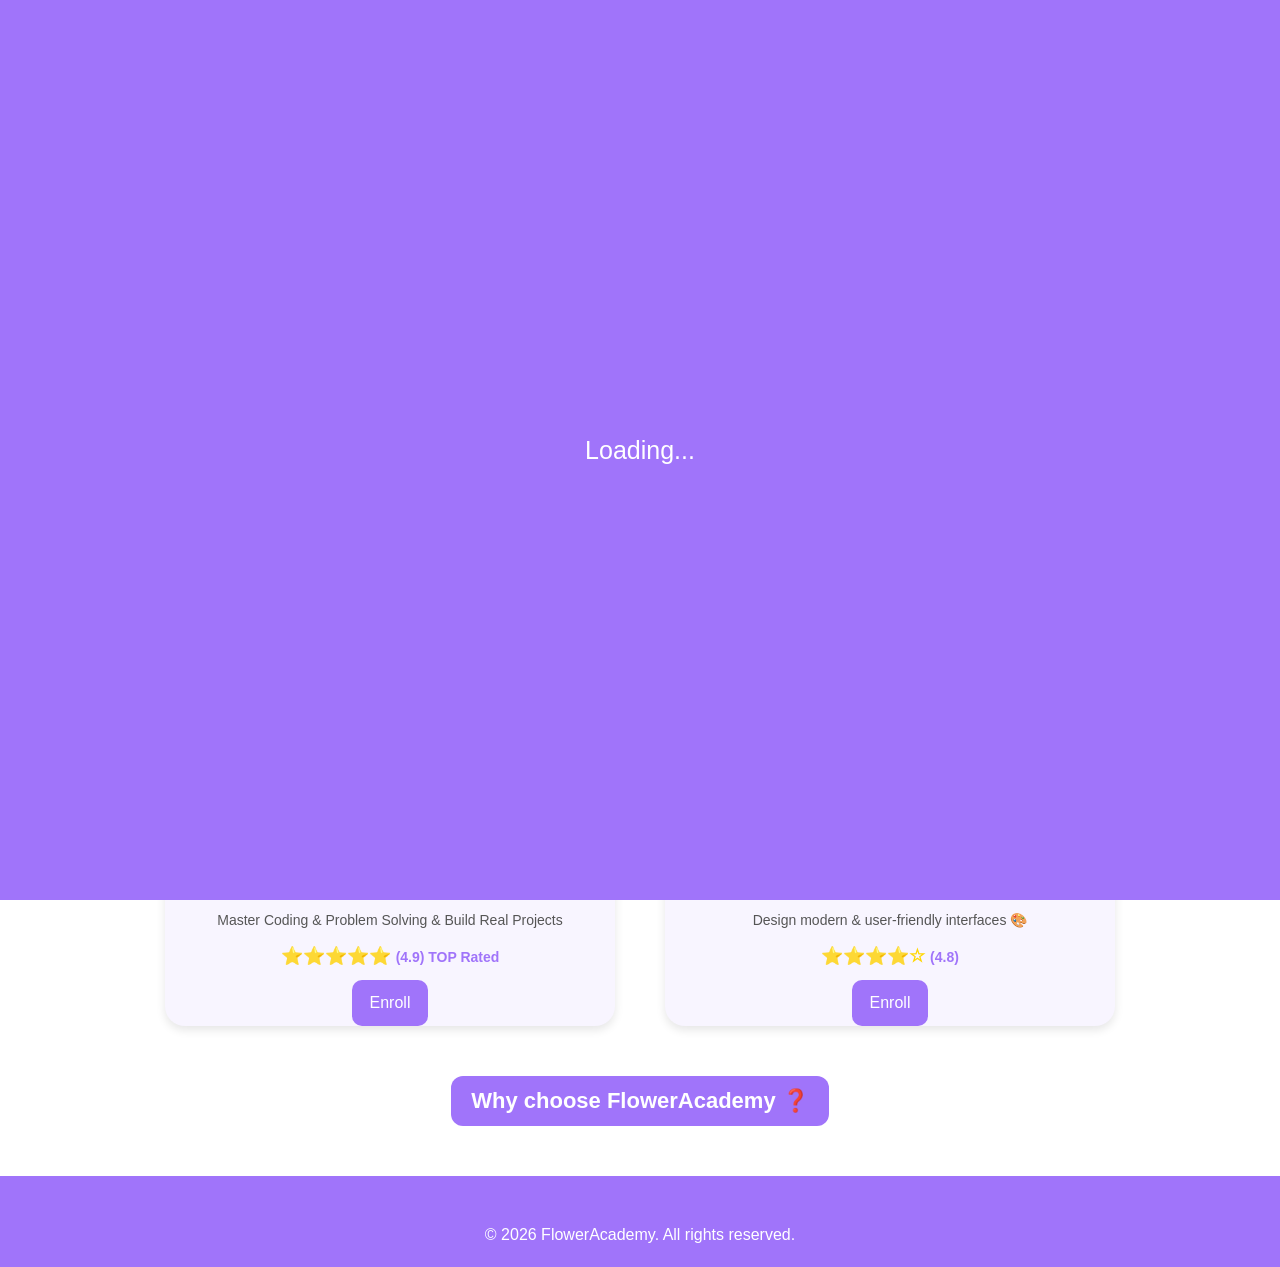
<file: index.html>
<!DOCTYPE html>
<html lang="en">
<head>
  <meta charset="UTF-8">
  <meta name="viewport" content="width=device-width, initial-scale=1.0">
  <title>FlowerAcademy</title>
  <link rel="stylesheet" href="style.css">
</head>

<body>
    <!-- LOADING -->
<div id="loader">Loading...</div>

<!-- NAVBAR -->
<nav class="navbar">

  <!-- LEFT: LOGO -->
  <div class="logo">FlowerAcademy </div>

  <!-- CENTER: LINKS -->
  <ul class="nav-links">
    <li><a href="index.html">Home</a></li>
    <li><a href="about.html">About</a></li>
    <li><a href="courses.html">Courses</a></li>
    <li><a href="services.html">Services</a></li>
    <li><a href="contact.html">Contact</a></li>
  </ul>

  <!-- RIGHT: ACTIONS -->
  <div class="right-nav">

    <a href="register.html" class="join-btn">Join Now</a>

    <div class="icon profile-icon" onclick="toggleMenu()">👤</div>
    <div class="icon" onclick="showNotif()">🔔</div>
    <button class="icon-btn" id = "themeBtn" onclick="toggleTheme()">🌙</button>

  </div>
</nav>
<!-- PROFILE DROPDOWN -->
<div class="dropdown" id="dropdownMenu">
  <a href="stu-dashboard.html">My Profile (STU)</a>
  <a href="ins-dashboard.html">My Profile (INS)</a>
  <a href="login.html">Log in</a>
  <a href="register.html">Sign in</a>
  <a href="#" onclick="logoutUser()" style="color: #ff4d4d; font-weight: bold;">Log out</a>
</div>
<!-- SEARCH -->
<section class="search-section">
  <input type="text" placeholder="Search for courses..." class="search-input">
  <button class="search-btn">Search</button>
</section>

<!-- HERO -->
<section class="hero">
  <h1>
      <span class = "bloom">Bloom Your Skills 🌸</span> 
  </h1>
  <p>Start learning anytime, anywhere</p>
  <a href="courses.html" class="btn">Explore Courses</a>
</section>

<!-- COURSES -->
<section class="courses">
  <h2>Popular Courses</h2>
  <div class="course-container">
    <div class="course-card">
        <img src="images/javascript.jpg" alt="Advanced Programming">
      <h3>Advanced Programming</h3>
      <p class="desc">
        Master Coding &  Problem Solving & Build Real Projects
      </p>
        <div class="stars">
      ⭐️⭐️⭐️⭐️⭐️ <span>(4.9) TOP Rated </span>
    </div>
      <a href="view-course.html" class="btn">Enroll</a>
    </div>
<!-- UI/UX -->
  <div class="course-card">
    <img src="images/ui-ux-design.jpg" alt="UI/UX Design">
    <h3>UI/UX Design</h3>

    <p class="desc">
      Design modern & user-friendly interfaces 🎨
    </p>

    <div class="stars">
      ⭐️⭐️⭐️⭐️☆ <span>(4.8)</span>
    </div>

    <a href="view-course.html" class="btn">Enroll</a>
  </div>

</div>
</section>
<div class="faq">

  <button class="faq-question" onclick="toggleAnswer()">
    Why choose FlowerAcademy ❓
  </button>

  <p id="faq-answer" class="faq-answer">
    Because we provide practical courses, real projects, and a simple learning experience that helps you grow faster 🚀
  </p>

  <p id="motiv" class="motiv">
    Are you ready to be part of the strongest learning team? Let’s go 💜🔥
  </p>
</div>
<!-- FOOTER -->
<footer class="footer">
  <p>© 2026 FlowerAcademy. All rights reserved.</p>
</footer>
<!-- SCROLL TO TOP -->
<button onclick="scrollTopBtn()" class="top-btn">⬆️</button>
<!-- JS FILE -->
<script src="script.js"></script>

</body>
</html>
</file>
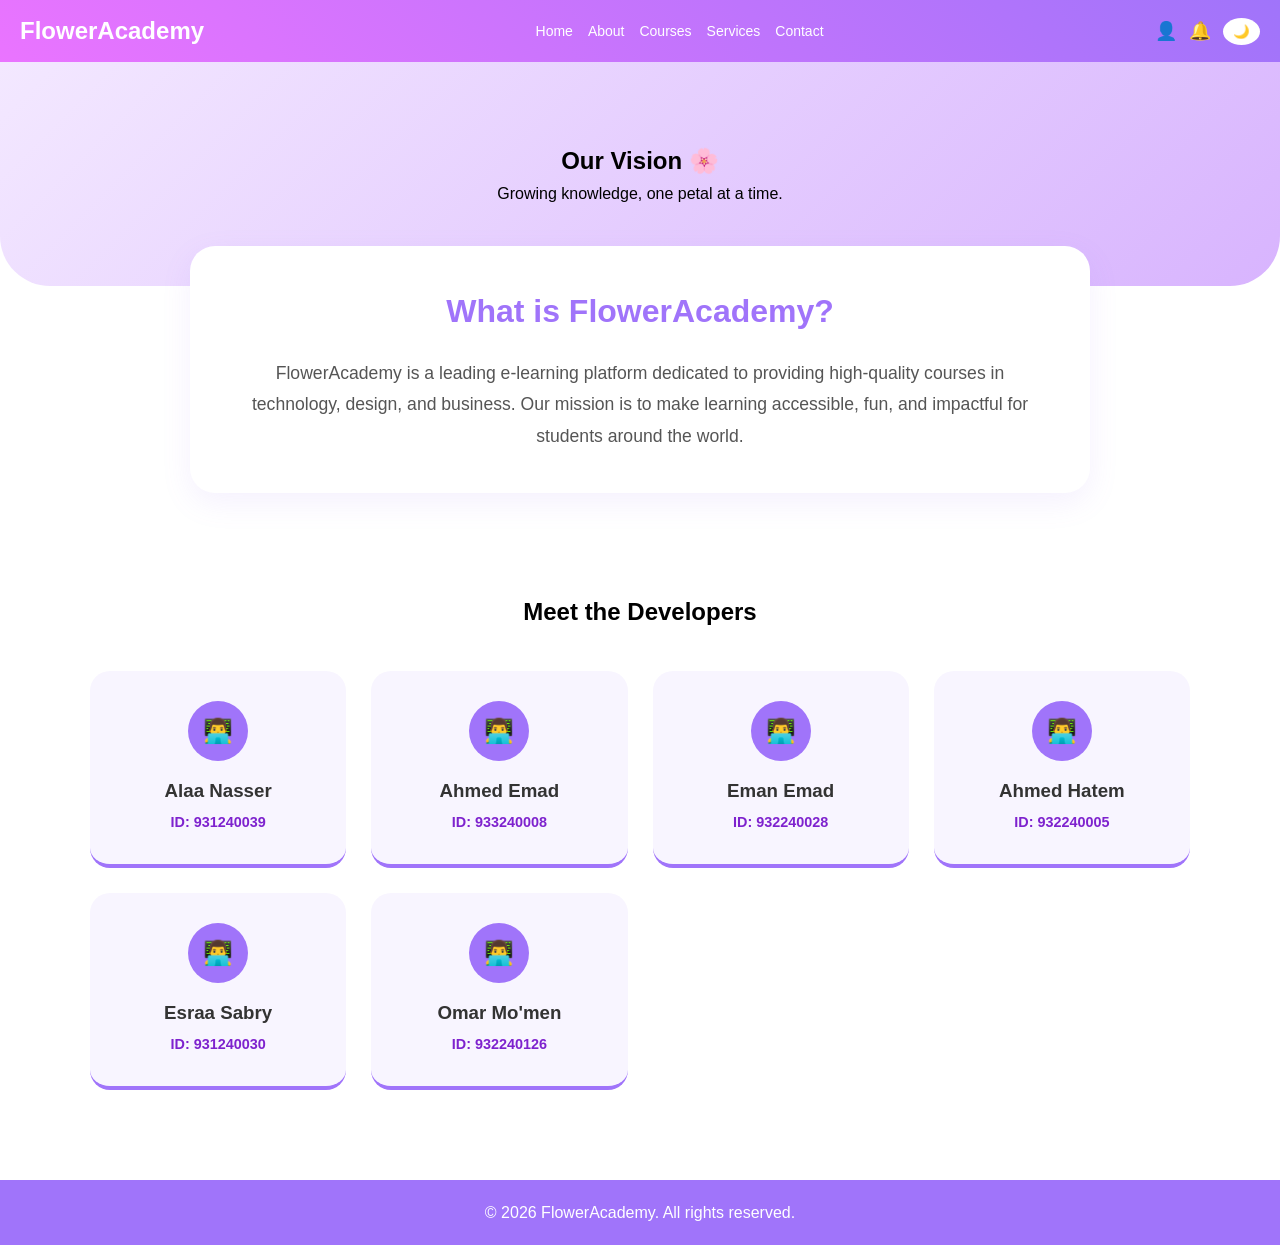
<file: about.html>
<!DOCTYPE html>
<html lang="en">
<head>
    <meta charset="UTF-8">
    <meta name="viewport" content="width=device-width, initial-scale=1.0">
    <title>About Us - FlowerAcademy</title>
    <link rel="stylesheet" href="style.css">
    <style>
        /* تصميم قسم التعريف بالموقع */
        .about-hero {
            text-align: center;
            padding: 80px 20px;
            background: linear-gradient(135deg, #f3e8ff, #d8b4fe);
            border-radius: 0 0 50px 50px;
        }

        .about-content {
            max-width: 900px;
            margin: -40px auto 50px;
            background: white;
            padding: 40px;
            border-radius: 25px;
            box-shadow: 0 10px 30px rgba(160, 116, 250, 0.1);
            text-align: center;
        }

        .about-content h2 {
            color: #a074fa;
            margin-bottom: 20px;
            font-size: 2rem;
        }

        .about-content p {
            color: #555;
            font-size: 1.1rem;
            line-height: 1.8;
        }

        /* تصميم قسم فريق العمل (الطلاب الستة) */
        .team-section {
            padding: 50px 20px;
            text-align: center;
        }

        .team-grid {
            display: grid;
            grid-template-columns: repeat(auto-fit, minmax(250px, 1fr));
            gap: 25px;
            max-width: 1100px;
            margin: 40px auto;
        }

        .student-card {
            background: #f8f5ff;
            padding: 30px;
            border-radius: 20px;
            transition: 0.3s;
            border-bottom: 4px solid #a074fa;
        }

        .student-card:hover {
            transform: translateY(-10px);
            box-shadow: 0 10px 20px rgba(160, 116, 250, 0.2);
        }

        .student-icon {
            width: 60px;
            height: 60px;
            background: #a074fa;
            color: white;
            border-radius: 50%;
            display: flex;
            align-items: center;
            justify-content: center;
            margin: 0 auto 15px;
            font-size: 24px;
        }

        .student-card h3 {
            margin: 10px 0 5px;
            color: #333;
        }

        .student-card p {
            color: #7e22ce;
            font-weight: bold;
            font-size: 0.9rem;
        }

        /* دعم الـ Dark Mode */
        body.dark .about-hero { background: #2a2a40; color: white; }
        body.dark .about-content { background: #242526; color: white; }
        body.dark .about-content p { color: #ccc; }
        body.dark .student-card { background: #242526; color: white; }
        body.dark .student-card h3 { color: white; }
    </style>
</head>
<body>

    <nav class="navbar">
        <div class="logo">FlowerAcademy</div>
        <ul class="nav-links">
            <li><a href="index.html">Home</a></li>
            <li><a href="about.html">About</a></li>
            <li><a href="courses.html">Courses</a></li>
            <li><a href="services.html">Services</a></li>
            <li><a href="contact.html">Contact</a></li>
        </ul>
        <div class="right-nav">
            <div class="icon profile-icon" onclick="toggleMenu()">👤</div>
            <div class="icon" onclick="showNotif()">🔔</div>
            <button class="icon-btn" id="themeBtn" onclick="toggleTheme()">🌙</button>
        </div>
    </nav>
    <div class="dropdown" id="dropdownMenu">
        <a href="stu-dashboard.html">My Profile (STU)</a>
        <a href="ins-dashboard.html">My Profile (INS)</a>
        <a href="login.html">Log in</a>
        <a href="register.html">Sign in</a>
        <a href="#" onclick="logoutUser()" style="color: #ff4d4d; font-weight: bold;">Log out</a>
    </div>


    <section class="about-hero">
        <h1>Our Vision 🌸</h1>
        <p>Growing knowledge, one petal at a time.</p>
    </section>

    <section class="about-content">
        <h2>What is FlowerAcademy?</h2>
        <p>
            FlowerAcademy is a leading e-learning platform dedicated to providing high-quality 
            courses in technology, design, and business. Our mission is to make learning 
            accessible, fun, and impactful for students around the world.
        </p>
    </section>

    <section class="team-section">
        <h2>Meet the Developers</h2>
        <div class="team-grid">
            <div class="student-card">
                <div class="student-icon">👨‍💻</div>
                <h3>Alaa Nasser</h3>
                <p>ID: 931240039</p>
            </div>
            <div class="student-card">
                <div class="student-icon">👨‍💻</div>
                <h3>Ahmed Emad</h3>
                <p>ID: 933240008</p>
            </div>
            <div class="student-card">
                <div class="student-icon">👨‍💻</div>
                <h3>Eman Emad</h3>
                <p>ID: 932240028</p>
            </div>
            <div class="student-card">
                <div class="student-icon">👨‍💻</div>
                <h3>Ahmed Hatem</h3>
                <p>ID: 932240005</p>
            </div>
            <div class="student-card">
                <div class="student-icon">👨‍💻</div>
                <h3>Esraa Sabry</h3>
                <p>ID: 931240030</p>
            </div>
            <div class="student-card">
                <div class="student-icon">👨‍💻</div>
                <h3>Omar Mo'men</h3>
                <p>ID: 932240126</p>
            </div>
        </div>
    </section>

    <footer class="footer">
        <p>© 2026 FlowerAcademy. All rights reserved.</p>
    </footer>

    <script src="script.js"></script>
</body>
</html>
</file>
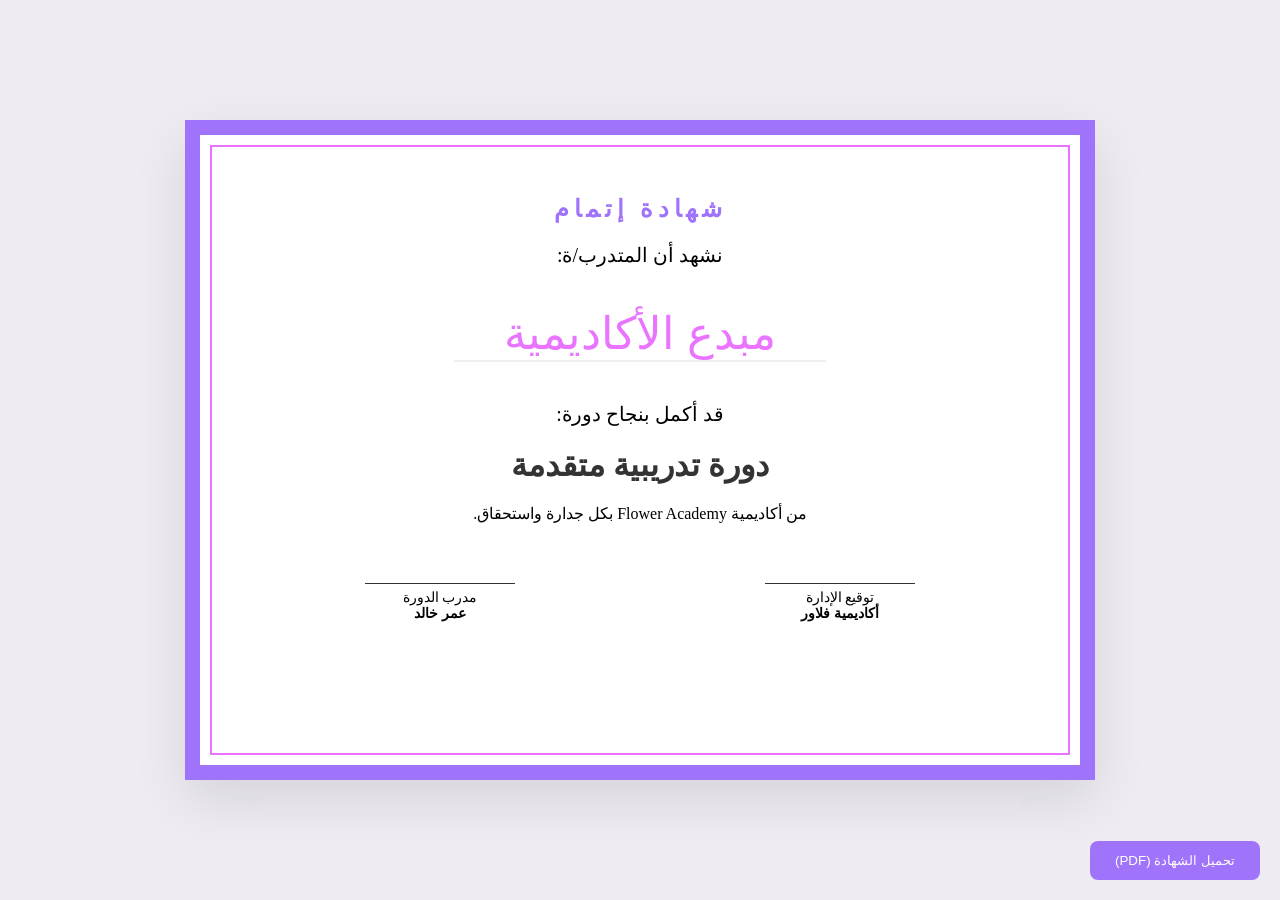
<file: certificate.html>
<!DOCTYPE html>
<html lang="ar" dir="rtl">
<head>
    <meta charset="UTF-8">
    <title>شهادة إتمام الدورة | Flower Academy</title>
    <style>
        body { background: #eeebf3; display: flex; justify-content: center; align-items: center; height: 100vh; margin: 0; font-family: 'Times New Roman', serif; }
        .certificate-card { 
            width: 800px; height: 550px; background: white; border: 15px solid #a074fa; padding: 40px; 
            text-align: center; box-shadow: 0 20px 50px rgba(0,0,0,0.1); position: relative;
        }
        .certificate-card::after { content: ''; position: absolute; top: 10px; left: 10px; right: 10px; bottom: 10px; border: 2px solid #ea74ff; pointer-events: none; }
        h1 { font-size: 50px; color: #1f1b2e; margin: 10px 0; }
        .student-name { font-size: 45px; color: #ea74ff; margin: 20px 0; font-family: 'Brush Script MT', cursive; border-bottom: 2px solid #eee; display: inline-block; padding: 0 50px; }
        .course-title { font-size: 32px; font-weight: bold; color: #333; margin: 20px 0; }
        .footer { margin-top: 60px; display: flex; justify-content: space-around; }
        .sign { border-top: 1px solid #333; width: 150px; padding-top: 5px; font-size: 14px; font-family: sans-serif; }
        .print-btn { position: fixed; bottom: 20px; right: 20px; background: #a074fa; color: white; border: none; padding: 12px 25px; border-radius: 8px; cursor: pointer; }
    </style>
</head>
<body>

    <div class="certificate-card">
        <h2 style="color: #a074fa; letter-spacing: 5px;">شهادة إتمام</h2>
        <p style="font-size: 20px;">نشهد أن المتدرب/ة:</p>
        
        <div class="student-name" id="displayStudent">تحميل الاسم...</div>
        
        <p style="font-size: 20px;">قد أكمل بنجاح دورة:</p>
        
        <!-- هنا يظهر اسم الكورس المجلوب من الذاكرة -->
        <div class="course-title" id="displayCourse">تحميل اسم الكورس...</div>
        
        <p>من أكاديمية Flower Academy بكل جدارة واستحقاق.</p>

        <div class="footer">
            <div class="sign">توقيع الإدارة<br><strong>أكاديمية فلاور</strong></div>
            <div class="sign">مدرب الدورة<br><strong>عمر خالد</strong></div>
        </div>
    </div>

    <button class="print-btn" onclick="window.print()">تحميل الشهادة (PDF)</button>

    <script>
        // تشغيل الكود بمجرد تحميل الصفحة
        window.onload = function() {
            // 1. جلب اسم الكورس من الذاكرة (localStorage)
            const courseName = localStorage.getItem('completedCourseName');
            if (courseName) {
                document.getElementById('displayCourse').innerText = courseName;
            } else {
                document.getElementById('displayCourse').innerText = "دورة تدريبية متقدمة";
            }

            // 2. جلب اسم الطالب من الذاكرة
            const studentName = localStorage.getItem('userName');
            document.getElementById('displayStudent').innerText = studentName || "مبدع الأكاديمية";
        };
    </script>
</body>
</html>
</file>
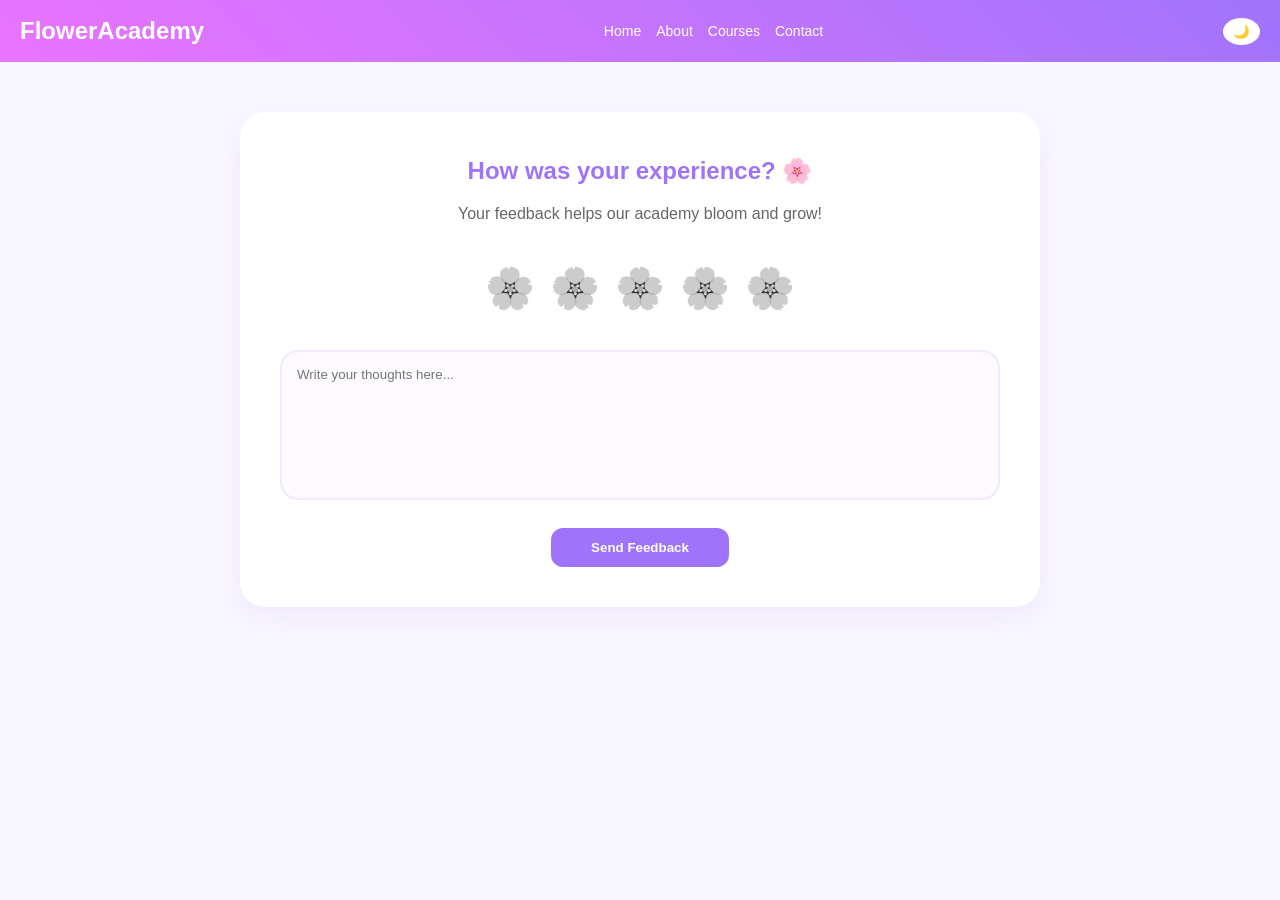
<file: contact.html>
<!DOCTYPE html>
<html lang="en">
<head>
    <meta charset="UTF-8">
    <meta name="viewport" content="width=device-width, initial-scale=1.0">
    <title>Contact Us - FlowerAcademy</title>
    <link rel="stylesheet" href="style.css">
    <style>
        body { background-color: #f9f7ff; transition: 0.3s; }
        body.dark { background-color: #0b0b0d !important; color: white; }

        .contact-container {
            max-width: 800px;
            margin: 50px auto;
            padding: 40px;
            background: white;
            border-radius: 25px; /* حواف ناعمة جداً */
            box-shadow: 0 10px 30px rgba(160, 116, 250, 0.1);
            text-align: center;
        }
        body.dark .contact-container { background-color: #242526 !important; box-shadow: none; }

        .contact-header h2 { color: #a074fa; margin-bottom: 10px; }
        .contact-header p { color: #666; margin-bottom: 30px; }
        body.dark .contact-header p { color: #b0b3b8; }

        /* نظام تقييم الورود */
        .flower-rating {
            display: flex;
            justify-content: center;
            gap: 15px;
            margin-bottom: 30px;
            flex-direction: row-reverse; /* لضبط التحديد من اليسار لليمين */
        }
        .flower-rating input { display: none; }
        .flower-rating label {
            font-size: 40px;
            cursor: pointer;
            transition: 0.3s;
            filter: grayscale(100%); /* وردة رمادية قبل التحديد */
        }
        .flower-rating label:hover,
        .flower-rating label:hover ~ label,
        .flower-rating input:checked ~ label {
            filter: grayscale(0%); /* تلوين الوردة عند الوقوف عليها أو تحديدها */
            transform: scale(1.2);
        }

        /* بوكس الرأي */
        .feedback-box { width: 100%; margin-top: 20px; }
        textarea {
            width: 100%;
            height: 150px;
            padding: 15px;
            border-radius: 18px;
            border: 2px solid #f3e8ff;
            background: #fdfbff;
            font-family: inherit;
            resize: none;
            transition: 0.3s;
        }
        body.dark textarea { background: #3a3b3c; border-color: #444; color: white; }
        textarea:focus { border-color: #a074fa; outline: none; }

        .btn-submit {
            background: #a074fa;
            color: white;
            border: none;
            padding: 12px 40px;
            border-radius: 12px;
            font-weight: bold;
            margin-top: 20px;
            cursor: pointer;
            transition: 0.3s;
        }
        .btn-submit:hover { background: #ea74ff; transform: translateY(-3px); }
    </style>
</head>
<body>

    <nav class="navbar">
        <div class="logo">FlowerAcademy</div>
        <ul class="nav-links">
            <li><a href="index.html">Home</a></li>
            <li><a href="about.html">About</a></li>
            <li><a href="courses.html">Courses</a></li>
            <li><a href="contact.html" class="active">Contact</a></li>
        </ul>
        <div class="right-nav">
            <button class="icon-btn" id="themeBtn" onclick="toggleTheme()">🌙</button>
        </div>
    </nav>

    <div class="contact-container">
        <div class="contact-header">
            <h2>How was your experience? 🌸</h2>
            <p>Your feedback helps our academy bloom and grow!</p>
        </div>

        <form id="contactForm">
            <div class="flower-rating">
                <input type="radio" name="rating" id="flow5" value="5"><label for="flow5">🌸</label>
                <input type="radio" name="rating" id="flow4" value="4"><label for="flow4">🌸</label>
                <input type="radio" name="rating" id="flow3" value="3"><label for="flow3">🌸</label>
                <input type="radio" name="rating" id="flow2" value="2"><label for="flow2">🌸</label>
                <input type="radio" name="rating" id="flow1" value="1"><label for="flow1">🌸</label>
            </div>

            <div class="feedback-box">
                <textarea id="userFeedback" placeholder="Write your thoughts here..."></textarea>
            </div>

            <button type="submit" class="btn-submit">Send Feedback</button>
        </form>
    </div>

    <script src="script.js"></script>
    <script src="contact.js"></script>
</body>
</html>
</file>
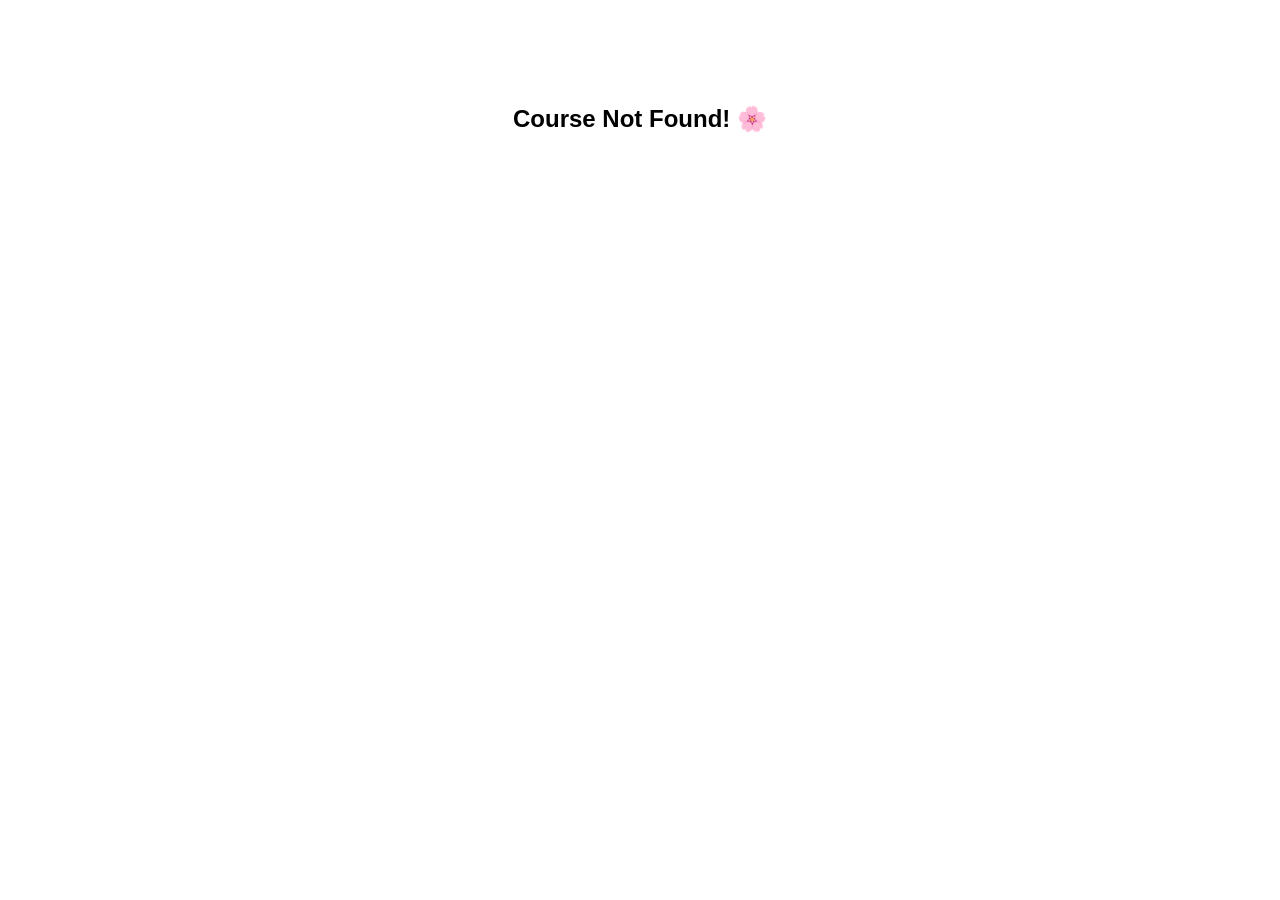
<file: course-details.html>
<!DOCTYPE html>
<html lang="en">
<head>
    <meta charset="UTF-8">
    <meta name="viewport" content="width=device-width, initial-scale=1.0">
    <title>Course Details | FlowerAcademy</title>
    <link rel="stylesheet" href="style.css">
    <style>
        .details-wrapper { width: 85%; margin: 30px auto; display: grid; grid-template-columns: 2fr 1fr; gap: 30px; }
        .intro-card { background: white; padding: 25px; border-radius: 20px; box-shadow: 0 10px 30px rgba(0,0,0,0.05); }
        
        /* فيديو اليوتيوب */
        .video-container { position: relative; width: 100%; padding-bottom: 56.25%; margin-bottom: 25px; border-radius: 15px; overflow: hidden; box-shadow: 0 5px 15px rgba(0,0,0,0.1); }
        .video-container iframe { position: absolute; top: 0; left: 0; width: 100%; height: 100%; border: none; }

        .course-brief { margin: 20px 0; padding: 20px; background: #fdfaff; border-left: 5px solid #a074fa; border-radius: 10px; }
        
        /* قائمة المحاضرات المحدثة */
        .curriculum { margin-top: 30px; }
        .lesson-item { 
            display: flex; justify-content: space-between; align-items: center;
            padding: 15px; background: #fff; border: 1px solid #eee; 
            margin-bottom: 10px; border-radius: 12px; transition: 0.3s;
        }
        .lesson-item.locked { opacity: 0.6; cursor: not-allowed; background: #f9f9f9; }
        .lesson-item.assignment { border-left: 4px solid #ea74ff; background: #fffbff; }
        .lesson-item.quiz { background: #f4f0ff; font-weight: bold; }
        .lock-icon { font-size: 18px; }

        .sidebar-card { background: #1f1b2e; color: white; padding: 25px; border-radius: 20px; position: sticky; top: 20px; }
        .price-tag { font-size: 32px; color: #ea74ff; font-weight: bold; margin-bottom: 20px; }
        
        body.dark .intro-card { background: #2a2a40; color: white; }
        body.dark .lesson-item { background: #3a3a55; border-color: #444; color: white; }
        
        @media (max-width: 992px) { .details-wrapper { grid-template-columns: 1fr; } }
    </style>
</head>
<body>

<nav class="navbar" id="mainNavbar"></nav>

<div class="details-wrapper">
    <main>
        <div class="intro-card">
            <!-- فيديو تعريفي -->
            <div class="video-container">
                <iframe id="courseVideo" src="https://www.youtube.com/embed/dQw4w9WgXcQ" title="Course Trailer" allowfullscreen></iframe>
            </div>

            <h1 id="courseTitle" style="color:#a074fa;">Course Title</h1>
            
            <div class="course-brief">
                <h3>About this course 🌸</h3>
                <p id="courseDescription">Loading description...</p>
            </div>

            <div class="curriculum">
                <h3>Course Roadmap</h3>
                
                <!-- المحاضرة 1 مفتوحة -->
                <div class="lesson-item">
                    <span>1. Introduction & Basic Concepts (Free)</span>
                    <span>▶️</span>
                </div>

                <!-- المحاضرة 2 (مقفولة) -->
                <div class="lesson-item locked">
                    <span>2. Advanced Techniques & Tools</span>
                    <span class="lock-icon">🔒</span>
                </div>

                <!-- اسايمنت 1 (مقفول) -->
                <div class="lesson-item locked assignment">
                    <span>📝 Assignment #1: Practical Project</span>
                    <span class="lock-icon">🔒</span>
                </div>

                <!-- المحاضرة 3 (مقفولة) -->
                <div class="lesson-item locked">
                    <span>3. Professional Workflow</span>
                    <span class="lock-icon">🔒</span>
                </div>

                <!-- اسايمنت 2 (مقفول) -->
                <div class="lesson-item locked assignment">
                    <span>📝 Assignment #2: Final Submission</span>
                    <span class="lock-icon">🔒</span>
                </div>

                <!-- كويز نهائي (مقفول) -->
                <div class="lesson-item locked quiz">
                    <span>🏆 Final Comprehensive Quiz</span>
                    <span class="lock-icon">🔒</span>
                </div>

                <!-- الشهادة (مقفول) -->
                <div class="lesson-item locked">
                    <span>🎓 Get Your Certificate</span>
                    <span class="lock-icon">🔒</span>
                </div>
            </div>
        </div>
    </main>

    <aside>
        <div class="sidebar-card">
            <div class="price-tag" id="coursePrice">0 EGP</div>
            <ul style="list-style: none; margin-bottom: 20px; font-size: 14px;">
                <li>✅ 3 Intensive Lectures</li>
                <li>✅ 2 Hands-on Assignments</li>
                <li>✅ Final Quiz & Certificate</li>
                <li>✅ Lifetime Access</li>
            </ul>
            <button class="btn" style="width: 100%; padding: 15px;" onclick="handleEnroll()">Enroll & Start Learning</button>
        </div>
    </aside>
</div>

<footer class="footer"></footer>

<script src="courses.js"></script>
<script src="details.js"></script>

</body>
</html>
</file>
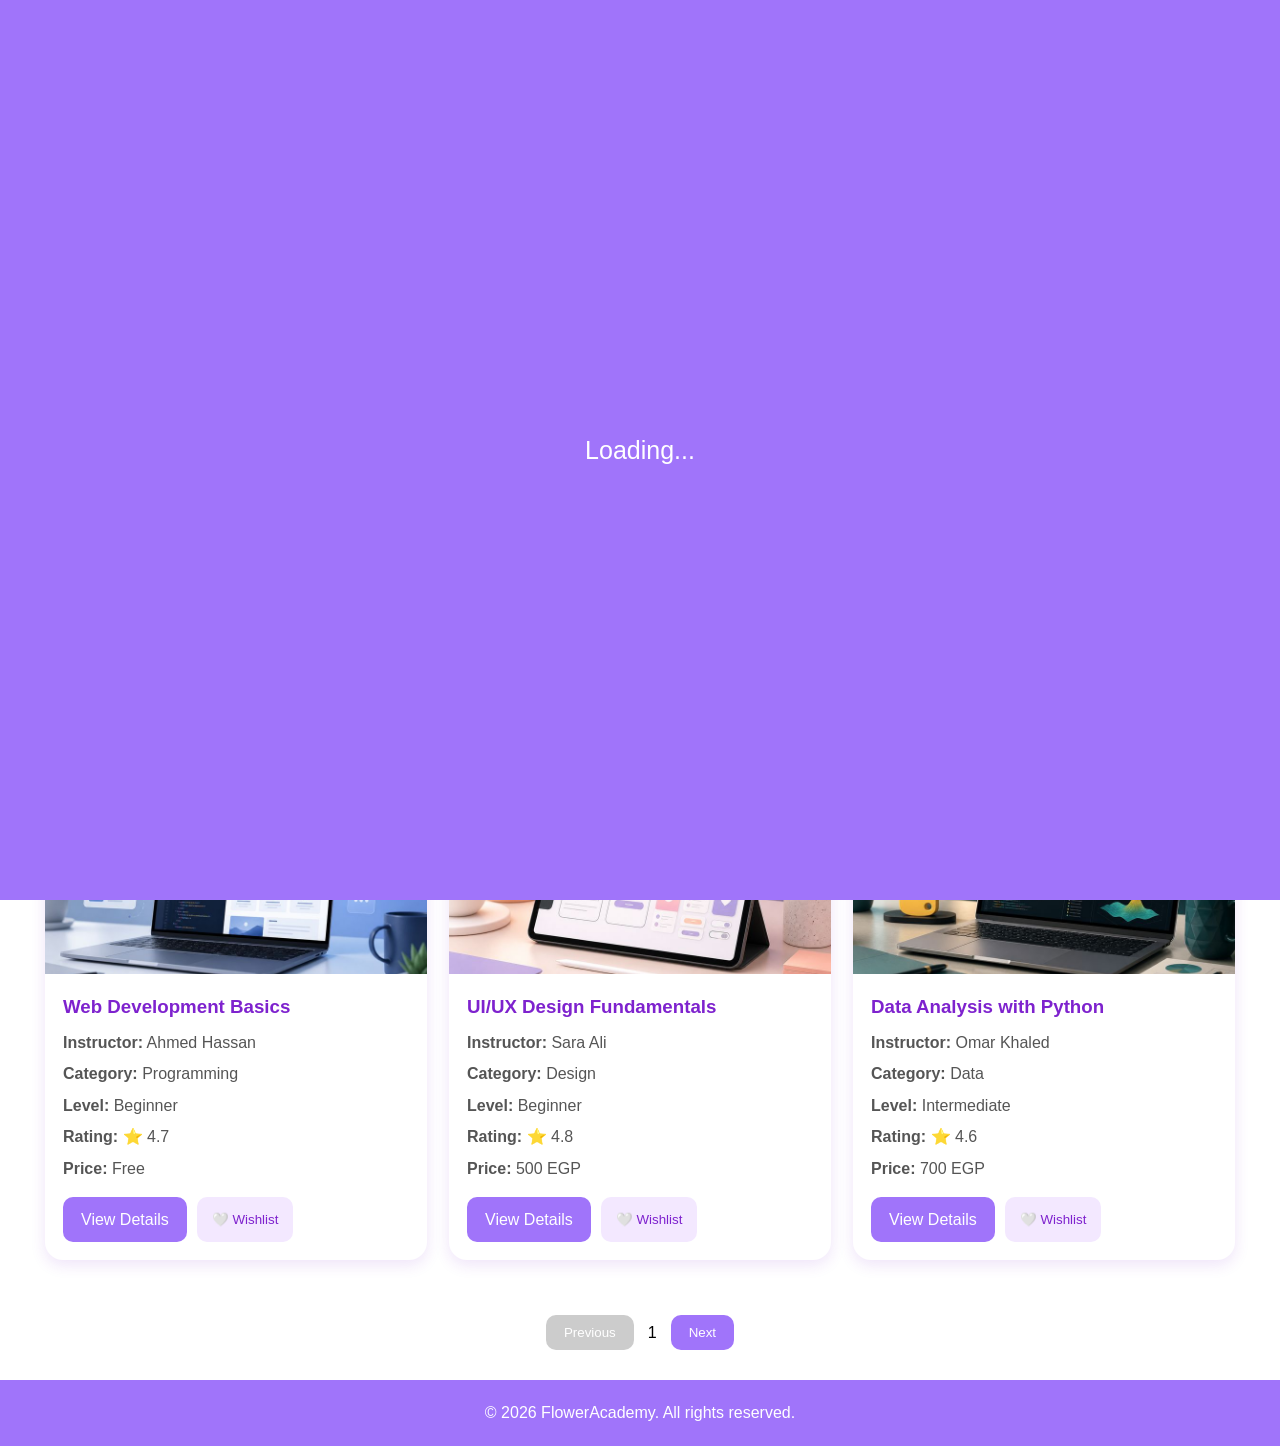
<file: courses.html>
<!DOCTYPE html>
<html lang="en">
<head>
  <meta charset="UTF-8">
  <meta name="viewport" content="width=device-width, initial-scale=1.0">
  <title>Courses | FlowerAcademy</title>
  <link rel="stylesheet" href="style.css">
</head>

<body>
  <!-- LOADING -->
  <div id="loader">Loading...</div>

  <!-- NAVBAR -->
  <nav class="navbar">
    <div class="logo">FlowerAcademy</div>

    <ul class="nav-links">
      <li><a href="index.html">Home</a></li>
      <li><a href="services.html">Services</a></li>
      <li><a href="contact.html">Contact</a></li>
    </ul>

    <div class="right-nav">
      <a href="register.html" class="join-btn">Join Now</a>
      <div class="icon profile-icon" onclick="toggleMenu()">👤</div>
      <div class="icon" onclick="showNotif()">🔔</div>
      <button class="icon-btn" id="themeBtn" onclick="toggleTheme()">🌙</button>
    </div>
  </nav>

  <!-- PROFILE DROPDOWN -->
  <div class="dropdown" id="dropdownMenu">
    <a href="stu-dashboard.html">My Profile (STU)</a>
    <a href="ins-dashboard.html">My Profile (INS)</a>
    <a href="login.html">Log in</a>
    <a href="register.html">Sign in</a>
    <a href="#" onclick="logoutUser()" style="color: #ff4d4d; font-weight: bold;">Log out</a>
  </div>

  <!-- MY TASK 3: COURSE CATALOG -->
  <section class="catalog-hero">
    <p class="hero-badge">🌸 Learn smarter, grow faster</p>
    <h1>Choose a course that makes your skills bloom.</h1>
    <p>Search, filter, and save the course that matches your goal.</p>
    <a href="#coursesContainer" class="btn">Explore Courses</a>
  </section>

  <section class="motivation-card">
    <p>Small steps today can build a stronger career tomorrow. 💜</p>
  </section>

  <section class="catalog-controls">
    <input type="text" id="searchInput" placeholder="Search courses...">

    <select id="categoryFilter">
      <option value="all">All Categories</option>
      <option value="Programming">Programming</option>
      <option value="Design">Design</option>
      <option value="Data">Data</option>
      <option value="Marketing">Marketing</option>
    </select>

    <select id="levelFilter">
      <option value="all">All Levels</option>
      <option value="Beginner">Beginner</option>
      <option value="Intermediate">Intermediate</option>
      <option value="Advanced">Advanced</option>
    </select>

    <select id="priceFilter">
      <option value="all">All Prices</option>
      <option value="free">Free</option>
      <option value="paid">Paid</option>
    </select>

    <select id="sortFilter">
      <option value="default">Sort By</option>
      <option value="rating">Highest Rating</option>
      <option value="priceLow">Price: Low to High</option>
      <option value="priceHigh">Price: High to Low</option>
    </select>

    <button onclick="changeView('grid')">Grid</button>
    <button onclick="changeView('list')">List</button>
    <button onclick="resetFilters()">Reset</button>
  </section>

  <p id="resultCount" class="result-count"></p>

  <section id="coursesContainer" class="courses-grid"></section>

  <div class="pagination">
    <button id="prevBtn">Previous</button>
    <span id="pageNumber">1</span>
    <button id="nextBtn">Next</button>
  </div>

  <!-- FOOTER -->
  <footer class="footer">
    <p>© 2026 FlowerAcademy. All rights reserved.</p>
  </footer>

  <!-- SCROLL TO TOP -->
  <button onclick="scrollTopBtn()" class="top-btn">⬆️</button>

  <!-- JS FILES -->
  <script src="script.js"></script>
  <script src="courses.js"></script>
</body>
</html>
</file>
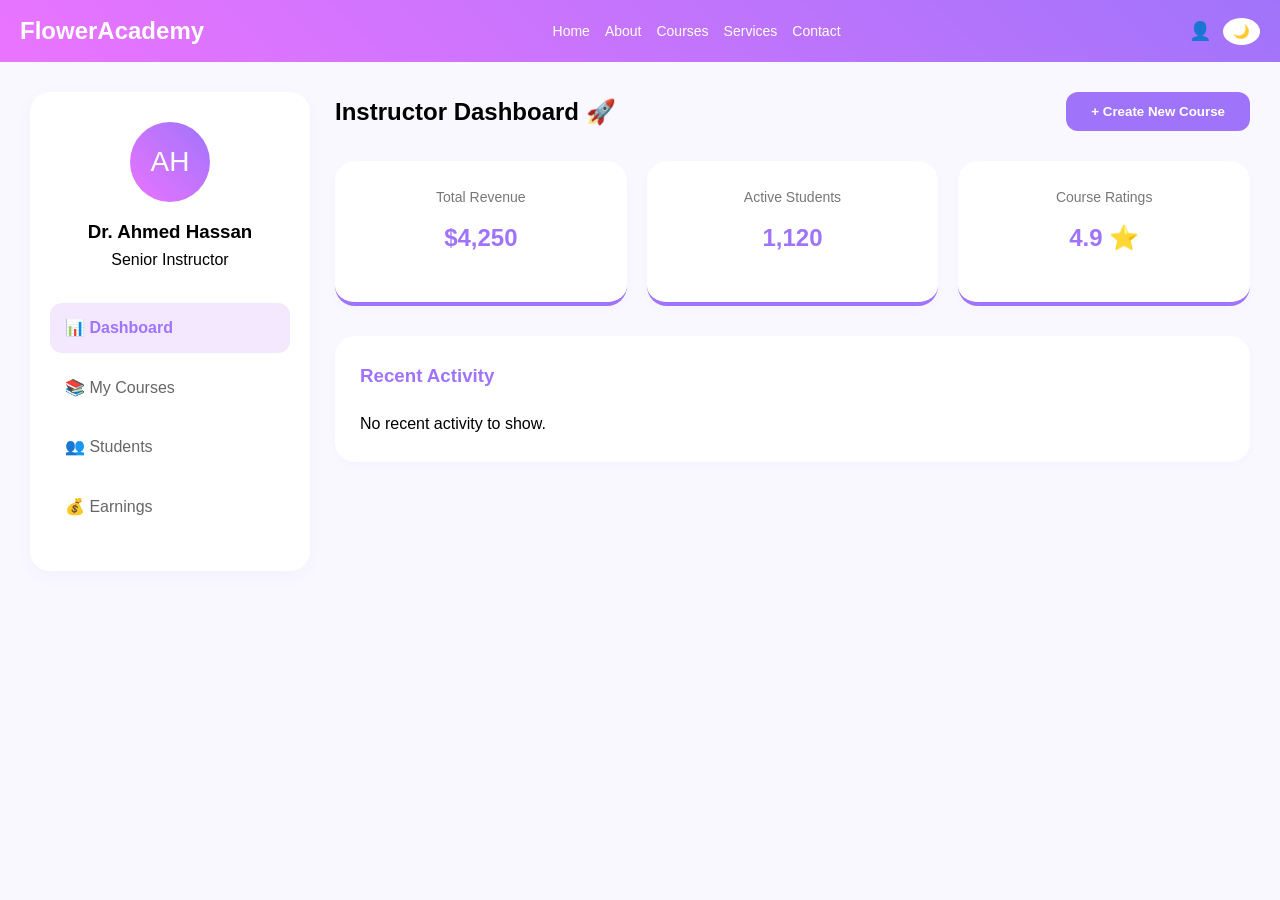
<file: ins-dashboard.html>
<!DOCTYPE html>
<html lang="en">
<head>
    <meta charset="UTF-8">
    <meta name="viewport" content="width=device-width, initial-scale=1.0">
    <title>Instructor Dashboard - FlowerAcademy</title>
    <link rel="stylesheet" href="style.css">
    <style>
        /* التنسيقات الأساسية */
        * { margin: 0; padding: 0; box-sizing: border-box; }
        body {
            background-color: #f9f7ff;
            font-family: 'Segoe UI', sans-serif;
            transition: 0.3s;
        }

        /* تعديلات الـ Dark Mode للرمادي الغامق والحواف الناعمة */
        body.dark { background-color: #0b0b0d !important; color: white; }
        
        .INS-container {
            display: flex;
            max-width: 1400px;
            margin: 0 auto;
            padding: 30px;
            gap: 25px;
        }

        /* القائمة الجانبية */
        .INS-sidebar {
            width: 280px;
            background: white;
            padding: 30px 20px;
            border-radius: 20px; /* حواف ناعمة */
            box-shadow: 0 5px 20px rgba(0,0,0,0.03);
            height: fit-content;
        }
        body.dark .INS-sidebar { background-color: #242526 !important; border: none; }

        .INS-profile { text-align: center; margin-bottom: 30px; }
        .INS-avatar {
            width: 80px; height: 80px;
            background: linear-gradient(45deg, #ea74ff, #a074fa);
            color: white; border-radius: 50%;
            display: flex; align-items: center; justify-content: center;
            font-size: 28px; margin: 0 auto 15px;
        }

        .INS-menu { list-style: none; }
        .INS-menu li { margin-bottom: 10px; }
        .INS-menu a {
            text-decoration: none; color: #666;
            padding: 12px 15px; display: block;
            border-radius: 12px; transition: 0.3s;
        }
        .INS-menu li.active a, .INS-menu a:hover {
            background: #f3e8ff; color: #a074fa; font-weight: bold;
        }
        body.dark .INS-menu a { color: #b0b3b8; }
        body.dark .INS-menu li.active a { background: #3d1a5a !important; color: #c364fa; }

        /* المحتوى الرئيسي */
        .INS-main { flex: 1; }
        .INS-header {
            display: flex; justify-content: space-between;
            align-items: center; margin-bottom: 30px;
        }

        /* كروت الإحصائيات (Features خاصة بالمحاضر) */
        .INS-stats-grid {
            display: grid; grid-template-columns: repeat(auto-fit, minmax(200px, 1fr));
            gap: 20px; margin-bottom: 30px;
        }
        .INS-card {
            background: white; padding: 25px;
            border-radius: 20px; text-align: center;
            box-shadow: 0 4px 12px rgba(0,0,0,0.02);
            border-bottom: 4px solid #a074fa;
        }
        body.dark .INS-card { background-color: #242526 !important; border-bottom-color: #c364fa; }
        .INS-card h3 { font-size: 24px; margin-top: 10px; }
        .INS-card p { color: #777; font-size: 14px; }
        body.dark .INS-card p { color: #b0b3b8; }

        /* قسم إدارة الكورسات */
        .INS-section {
            background: white; padding: 25px;
            border-radius: 20px; box-shadow: 0 4px 12px rgba(0,0,0,0.02);
        }
        body.dark .INS-section { background-color: #242526 !important; }

        .course-row {
            display: flex; justify-content: space-between; align-items: center;
            padding: 15px; border-bottom: 1px solid #eee;
        }
        body.dark .course-row { border-bottom-color: #3a3b3c; }

        .btn-create {
            background: #a074fa; color: white; border: none;
            padding: 12px 25px; border-radius: 12px;
            cursor: pointer; font-weight: bold; transition: 0.3s;
        }
        .btn-create:hover { background: #ea74ff; transform: scale(1.05); }

        /* تنسيق الصفوف داخل القوائم */
        .course-row, .student-row, .earning-row {
            transition: 0.2s;
        }

        body.dark .course-row, body.dark div[style*="border-bottom"] {
            border-bottom-color: #3a3b3c !important;
        }

        .ins-tab-content h3 {
            margin-bottom: 20px;
            color: #a074fa;
        }

        body.dark .ins-tab-content h3 {
            color: #c364fa;
        }

    </style>
</head>
<body>

    <nav class="navbar">
        <div class="logo">FlowerAcademy</div>
        <ul class="nav-links">
            <li><a href="index.html">Home</a></li>
            <li><a href="about.html">About</a></li>
            <li><a href="courses.html">Courses</a></li>
            <li><a href="services.html">Services</a></li>
            <li><a href="contact.html">Contact</a></li>
        </ul>
        <div class="right-nav">
            <div class="icon profile-icon" onclick="toggleMenu()">👤</div>
            <button class="icon-btn" id="themeBtn" onclick="toggleTheme()">🌙</button>
        </div>
    </nav>
    <div class="dropdown" id="dropdownMenu">
        <a href="stu-dashboard.html">My Profile (STU)</a>
        <a href="ins-dashboard.html">My Profile (INS)</a>
        <a href="login.html">Log in</a>
        <a href="register.html">Sign in</a>
        <a href="#" onclick="logoutUser()" style="color: #ff4d4d; font-weight: bold;">Log out</a>
    </div>

    <div class="INS-container">
        <aside class="INS-sidebar">
            <div class="INS-profile">
                <div class="INS-avatar">AH</div>
                <h3>Dr. Ahmed Hassan</h3>
                <p>Senior Instructor</p>
            </div>
            <ul class="INS-menu">
                <li class="active"><a href="#" onclick="showTab('dashboard')">📊 Dashboard</a></li>
                <li><a href="#" onclick="showTab('my-courses')">📚 My Courses</a></li>
                <li><a href="#" onclick="showTab('students')">👥 Students</a></li>
                <li><a href="#" onclick="showTab('earnings')">💰 Earnings</a></li>
            </ul>
        </aside>

       <main class="INS-main">
            <div class="INS-header">
                <h2 id="tab-title">Instructor Dashboard 🚀</h2>
                <button class="btn-create" id="action-btn">+ Create New Course</button>
            </div>

            <div id="tab-dashboard" class="ins-tab-content">
                <div class="INS-stats-grid">
                    <div class="INS-card"><p>Total Revenue</p><h3>$4,250</h3></div>
                    <div class="INS-card"><p>Active Students</p><h3>1,120</h3></div>
                    <div class="INS-card"><p>Course Ratings</p><h3>4.9 ⭐</h3></div>
                </div>
                <div class="INS-section">
                    <h3>Recent Activity</h3>
                    <div id="recent-activity-container">
                        <p>No recent activity to show.</p>
                    </div>
                </div>
            </div>

            <div id="tab-my-courses" class="ins-tab-content" style="display:none;">
                <div class="INS-section">
                    <h3>All My Courses</h3>
                    <div id="ins-courses-container"></div>
                </div>
            </div>

            <div id="tab-students" class="ins-tab-content" style="display:none;">
                <div class="INS-section">
                    <h3>Enrolled Students List</h3>
                    <div id="students-list-container"></div>
                </div>
            </div>

            <div id="tab-earnings" class="ins-tab-content" style="display:none;">
                <div class="INS-stats-grid">
                    <div class="INS-card"><p>This Month</p><h3>$850</h3></div>
                    <div class="INS-card"><p>Pending Payout</p><h3>$1,200</h3></div>
                    <div class="INS-card"><p>Total Withdrawn</p><h3>$3,000</h3></div>
                </div>
                <div class="INS-section">
                    <h3>Transaction History</h3>
                    <div id="earnings-history-container"></div>
                </div>
            </div>
        </main>
    </div>

    <script src="script.js"></script>
    <script src="ins-dashboard.js"></script>
</body>
</html>
</file>
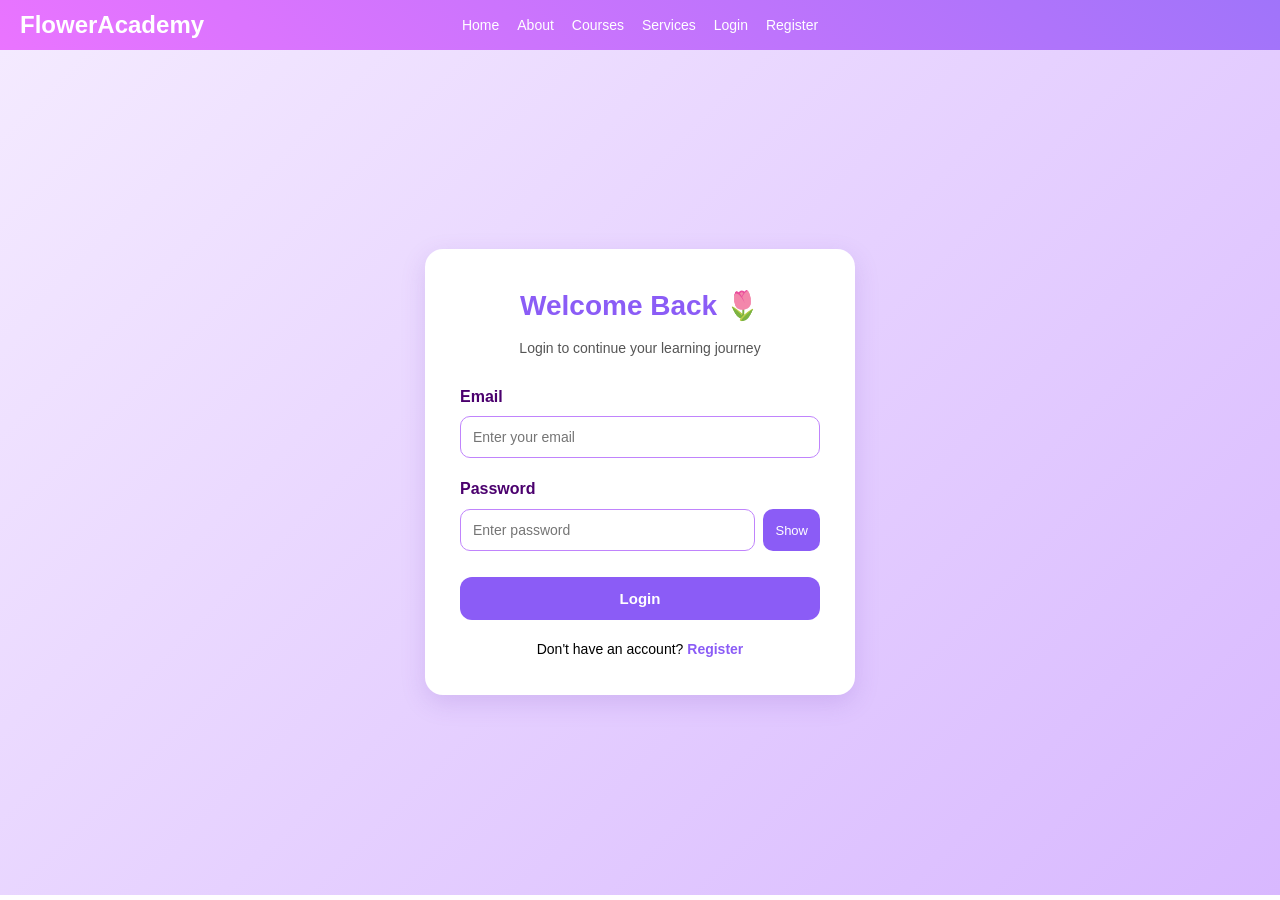
<file: login.html>
<!DOCTYPE html>
<html lang="en">

<head>
    <meta charset="UTF-8" />
    <meta name="viewport" content="width=device-width, initial-scale=1.0" />
    <title>Login - FlowerAcademy</title>

    <style>
        * {
            margin: 0;
            padding: 0;
            box-sizing: border-box;
            font-family: Arial, sans-serif;
        }

        body {
            line-height: 1.6;
        }

        .navbar {
            position: relative;
            display: flex;
            justify-content: center;
            align-items: center;
            background: linear-gradient(45deg, #ea74ff, #a074fa);
            padding: 12px 20px;
        }

        .logo {
            position: absolute;
            left: 20px;
            font-size: 24px;
            font-weight: bold;
            color: white;
        }

        .nav-links {
            display: flex;
            gap: 18px;
            list-style: none;
        }

        .nav-links a {
            color: white;
            text-decoration: none;
            font-size: 14px;
            position: relative;
        }

        .nav-links a::after {
            content: "";
            position: absolute;
            bottom: -3px;
            left: 0;
            height: 2px;
            width: 0;
            background: white;
            transition: 0.3s;
        }

        .nav-links a:hover::after {
            width: 100%;
        }

        .auth-section {
            min-height: calc(100vh - 55px);
            background: linear-gradient(135deg, #f4eaff, #d8b8ff);
            display: flex;
            justify-content: center;
            align-items: center;
            padding: 40px 20px;
        }

        .auth-box {
            width: 100%;
            max-width: 430px;
            background: white;
            padding: 35px;
            border-radius: 18px;
            box-shadow: 0 8px 25px rgba(122, 72, 190, 0.18);
            text-align: center;
        }

        .auth-box h2 {
            color: #8b5cf6;
            font-size: 28px;
            margin-bottom: 8px;
        }

        .auth-subtitle {
            font-size: 14px;
            color: #555;
            margin-bottom: 25px;
        }

        .input-group {
            text-align: left;
            margin-bottom: 18px;
        }

        .input-group label {
            display: block;
            font-weight: bold;
            color: #4b006e;
            margin-bottom: 7px;
        }

        .input-group input {
            width: 100%;
            padding: 12px;
            border: 1.5px solid #c084fc;
            border-radius: 10px;
            outline: none;
            font-size: 14px;
        }

        .input-group input:focus {
            border-color: #8b5cf6;
            box-shadow: 0 0 6px rgba(139, 92, 246, 0.3);
        }

        .password-box {
            display: flex;
            gap: 8px;
        }

        .password-box input {
            flex: 1;
        }

        .toggle-password {
            border: none;
            background: #8b5cf6;
            color: white;
            padding: 0 12px;
            border-radius: 10px;
            cursor: pointer;
            font-size: 13px;
        }

        .toggle-password:hover {
            background: #6d28d9;
        }

        .auth-btn {
            width: 100%;
            padding: 13px;
            background: #8b5cf6;
            color: white;
            border: none;
            border-radius: 12px;
            font-weight: bold;
            cursor: pointer;
            font-size: 15px;
            margin-top: 8px;
        }

        .auth-btn:hover {
            background: #6d28d9;
        }

        .error {
            color: #e11d48;
            font-size: 12px;
            margin-top: 5px;
            display: block;
        }

        .success {
            color: #16a34a;
            font-size: 14px;
            margin-top: 15px;
            font-weight: bold;
        }

        .center-error {
            text-align: center;
            margin-top: 12px;
        }

        .switch-auth {
            margin-top: 18px;
            font-size: 14px;
        }

        .switch-auth a {
            color: #8b5cf6;
            font-weight: bold;
            text-decoration: none;
        }

        .switch-auth a:hover {
            text-decoration: underline;
        }

        @media (max-width: 600px) {
            .navbar {
                flex-direction: column;
                gap: 10px;
            }

            .logo {
                position: static;
            }

            .auth-box {
                padding: 25px;
            }

            .password-box {
                flex-direction: column;
            }

            .toggle-password {
                padding: 10px;
            }
        }
    </style>
</head>

<body>

    <nav class="navbar">
        <h2 class="logo">FlowerAcademy</h2>

        <ul class="nav-links">
            <li><a href="index.html">Home</a></li>
            <li><a href="about.html">About</a></li>
            <li><a href="courses.html">Courses</a></li>
            <li><a href="services.html">Services</a></li>
            <li><a href="login.html">Login</a></li>
            <li><a href="register.html">Register</a></li>
        </ul>
    </nav>

    <section class="auth-section">
        <div class="auth-box">
            <h2>Welcome Back 🌷</h2>
            <p class="auth-subtitle">Login to continue your learning journey</p>

            <form id="loginForm">
                <div class="input-group">
                    <label>Email</label>
                    <input type="email" id="loginEmail" placeholder="Enter your email" />
                    <small class="error" id="loginEmailError"></small>
                </div>

                <div class="input-group">
                    <label>Password</label>
                    <div class="password-box">
                        <input type="password" id="loginPassword" placeholder="Enter password" />
                        <button type="button" class="toggle-password"
                            onclick="togglePassword('loginPassword', this)">Show</button>
                    </div>
                    <small class="error" id="loginPasswordError"></small>
                </div>

                <button type="submit" class="auth-btn">Login</button>

                <p class="success" id="loginSuccess"></p>
                <p class="error center-error" id="loginError"></p>

                <p class="switch-auth">
                    Don't have an account?
                    <a href="register.html">Register</a>
                </p>
            </form>
        </div>
    </section>

    <script src="auth.js"></script>
</body>

</html>
</file>
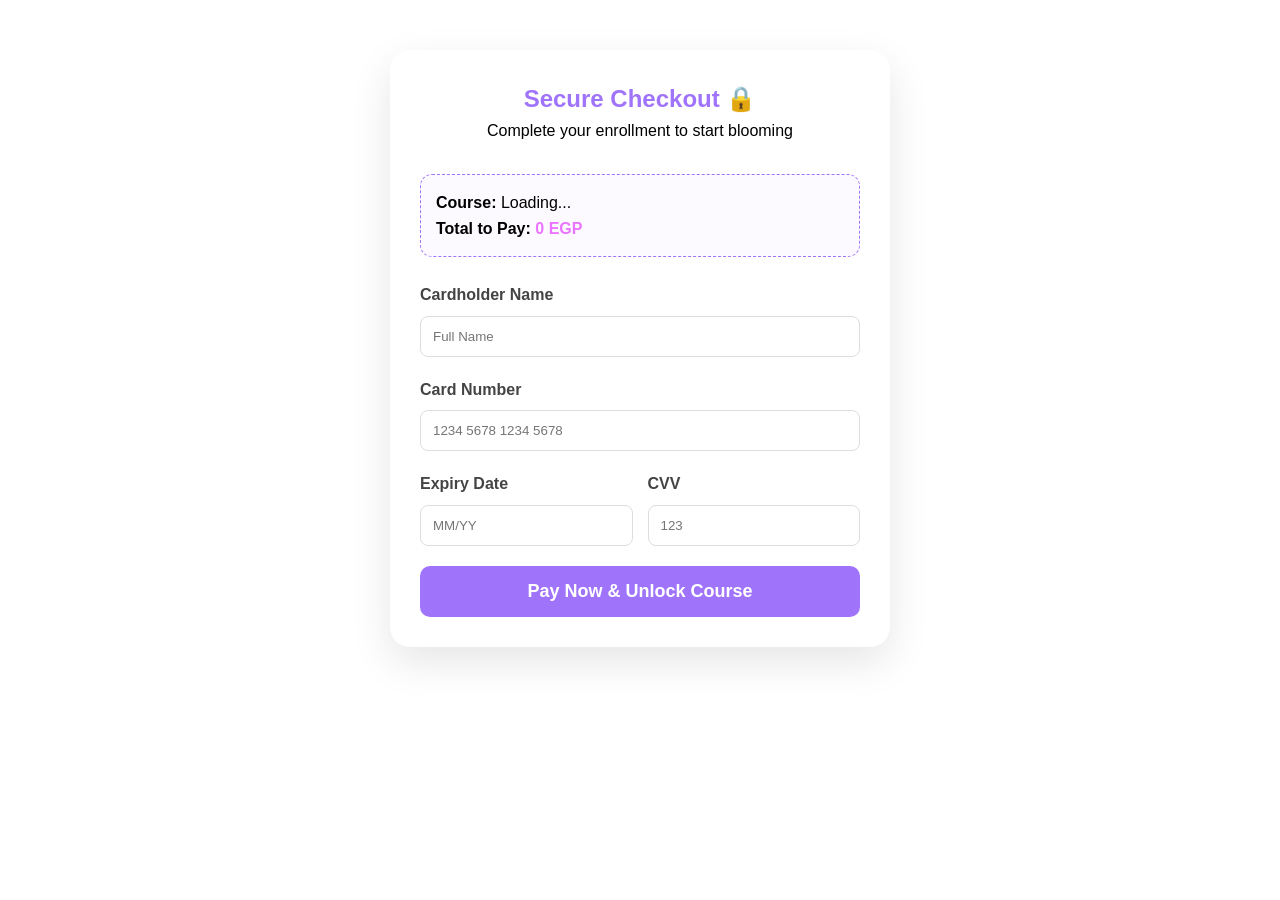
<file: payment.html>
<!DOCTYPE html>
<html lang="en">
<head>
    <meta charset="UTF-8">
    <meta name="viewport" content="width=device-width, initial-scale=1.0">
    <title>Secure Payment | FlowerAcademy</title>
    <link rel="stylesheet" href="style.css">
    <style>
        .payment-container { max-width: 500px; margin: 50px auto; background: white; padding: 30px; border-radius: 20px; box-shadow: 0 15px 40px rgba(0,0,0,0.1); font-family: sans-serif; }
        .payment-header { text-align: center; margin-bottom: 30px; }
        .order-info { background: #fdfaff; padding: 15px; border-radius: 12px; margin-bottom: 25px; border: 1px dashed #a074fa; }
        
        .input-group { margin-bottom: 20px; }
        .input-group label { display: block; margin-bottom: 8px; font-weight: bold; color: #444; }
        .input-group input { width: 100%; padding: 12px; border: 1px solid #ddd; border-radius: 8px; outline: none; box-sizing: border-box; }
        .input-group input:focus { border-color: #a074fa; box-shadow: 0 0 5px rgba(160, 116, 250, 0.3); }

        .card-row { display: grid; grid-template-columns: 1fr 1fr; gap: 15px; }
        .pay-btn { width: 100%; background: #a074fa; color: white; border: none; padding: 15px; border-radius: 10px; font-size: 18px; cursor: pointer; transition: 0.3s; font-weight: bold; }
        .pay-btn:hover { background: #8a59f7; transform: translateY(-2px); }
        
        body.dark { background-color: #1a1a2e; }
        body.dark .payment-container { background: #2a2a40; color: white; }
        body.dark .input-group label { color: #ccc; }
        body.dark .input-group input { background: #3a3a55; border-color: #444; color: white; }
    </style>
</head>
<body>

<div class="payment-container">
    <div class="payment-header">
        <h2 style="color: #a074fa;">Secure Checkout 🔒</h2>
        <p>Complete your enrollment to start blooming</p>
    </div>

    <div class="order-info">
        <p><strong>Course:</strong> <span id="payCourseTitle">Loading...</span></p>
        <p><strong>Total to Pay:</strong> <span id="payCoursePrice" style="color:#ea74ff; font-weight:bold;">0 EGP</span></p>
    </div>

    <form id="paymentForm">
        <div class="input-group">
            <label>Cardholder Name</label>
            <input type="text" id="cardName" placeholder="Full Name" required>
        </div>

        <div class="input-group">
            <label>Card Number</label>
            <!-- تحديد 16 رقم فقط -->
            <input type="text" id="cardNumber" placeholder="1234 5678 1234 5678" maxlength="19" required>
        </div>

        <div class="card-row">
            <div class="input-group">
                <label>Expiry Date</label>
                <!-- تحديد نظام MM/YY -->
                <input type="text" id="expiryDate" placeholder="MM/YY" maxlength="5" required>
            </div>
            <div class="input-group">
                <label>CVV</label>
                <input type="text" id="cvv" placeholder="123" maxlength="3" required>
            </div>
        </div>

        <button type="submit" class="pay-btn">Pay Now & Unlock Course</button>
    </form>
</div>

<script src="courses.js"></script>
<script>
    // 1. سحب بيانات الكورس
    const urlParams = new URLSearchParams(window.location.search);
    const courseId = parseInt(urlParams.get('id'));
    const currentCourse = courses.find(c => c.id === courseId);

    if(currentCourse) {
        document.getElementById("payCourseTitle").innerText = currentCourse.title;
        document.getElementById("payCoursePrice").innerText = currentCourse.price + " EGP";
    }

    // 2. تنسيق رقم الكارت (يضيف مسافة كل 4 أرقام)
    document.getElementById('cardNumber').addEventListener('input', function (e) {
        e.target.value = e.target.value.replace(/[^\d]/g, '').replace(/(.{4})/g, '$1 ').trim();
    });

    // 3. تنسيق التاريخ (يضيف / بعد أول رقمين)
    document.getElementById('expiryDate').addEventListener('input', function (e) {
        let input = e.target.value.replace(/[^\d]/g, '');
        if (input.length > 2) {
            input = input.substring(0, 2) + '/' + input.substring(2, 4);
        }
        e.target.value = input;
    });

    // 4. معالجة عملية الدفع
    document.getElementById('paymentForm').onsubmit = function(e) {
        e.preventDefault();
        const btn = document.querySelector('.pay-btn');
        btn.innerText = "Processing... ⏳";
        btn.disabled = true;

        setTimeout(() => {
            alert("Payment Successful! 🎉\nYour course content is now unlocked.");
            // التوجه لصفحة عرض الكورس بعد النجاح
            window.location.href = "view-course.html?id=" + courseId;
        }, 2500);
    };
</script>

</body>
</html>
</file>
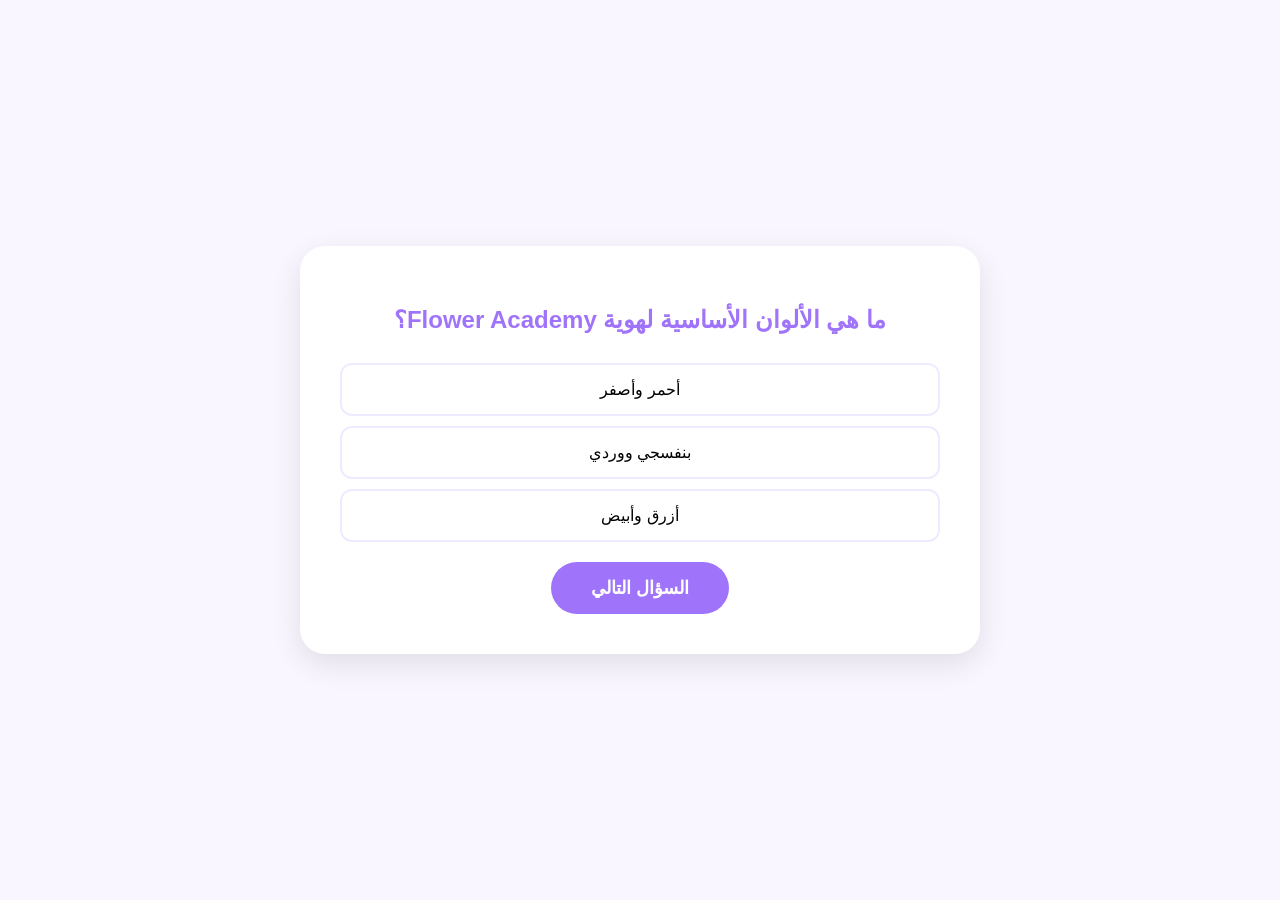
<file: quiz.html>
<!DOCTYPE html>
<html lang="ar" dir="rtl">
<head>
    <meta charset="UTF-8">
    <title>الاختبار النهائي | Flower Academy</title>
    <style>
        body { font-family: sans-serif; background: #f9f6ff; display: flex; justify-content: center; align-items: center; height: 100vh; margin: 0; }
        .quiz-container { max-width: 600px; width: 90%; background: white; padding: 40px; border-radius: 25px; box-shadow: 0 10px 30px rgba(0,0,0,0.1); text-align: center; }
        .option-btn { width: 100%; padding: 15px; border: 2px solid #f0eaff; border-radius: 12px; cursor: pointer; margin-top: 10px; background: white; font-size: 16px; transition: 0.3s; }
        .option-btn:hover { border-color: #a074fa; }
        .option-btn.selected { background: #a074fa; color: white; border-color: #a074fa; }
        .action-btn { background: #a074fa; color: white; border: none; padding: 15px 40px; border-radius: 50px; cursor: pointer; margin-top: 20px; font-weight: bold; font-size: 18px; }
        .result-screen { display: none; }
    </style>
</head>
<body>

<div class="quiz-container">
    <div id="quiz-box">
        <h2 id="qText" style="color: #a074fa;">جاري تحميل السؤال...</h2>
        <div id="optionsBox"></div>
        <button class="action-btn" onclick="submitAnswer()">السؤال التالي</button>
    </div>

    <div id="result-box" class="result-screen">
        <h2 id="statusTitle">نتيجة الاختبار</h2>
        <div style="font-size: 48px; color: #ea74ff; margin: 20px;" id="finalScore">0/0</div>
        <p id="feedbackText" style="font-size: 20px;"></p>
        <div id="actionArea"></div>
    </div>
</div>

<!-- تأكدي أن ملف courses.js موجود في نفس المجلد -->
<script src="courses.js"></script>
<script>
    const urlParams = new URLSearchParams(window.location.search);
    const courseId = urlParams.get('id');

    const quizData = [
        { q: "ما هي الألوان الأساسية لهوية Flower Academy؟", a: ["أحمر وأصفر", "بنفسجي ووردي", "أزرق وأبيض"], correct: 1 },
        { q: "هل يجب إتمام كافة الدروس لدخول الاختبار؟", a: ["نعم", "لا"], correct: 0 },
        { q: "ما هي قيمة التعلم في الأكاديمية؟", a: ["الإبداع", "الملل", "التعقيد"], correct: 0 }
    ];

    let currentQ = 0; let score = 0; let selectedIdx = null;

    function loadQuestion() {
        selectedIdx = null;
        const q = quizData[currentQ];
        document.getElementById("qText").innerText = q.q;
        const box = document.getElementById("optionsBox");
        box.innerHTML = "";
        q.a.forEach((opt, i) => {
            const btn = document.createElement("button");
            btn.className = "option-btn"; btn.innerText = opt;
            btn.onclick = () => {
                document.querySelectorAll('.option-btn').forEach(b => b.classList.remove('selected'));
                btn.classList.add('selected'); selectedIdx = i;
            };
            box.appendChild(btn);
        });
    }

    function submitAnswer() {
        if (selectedIdx === null) return alert("الرجاء اختيار إجابة!");
        if (selectedIdx === quizData[currentQ].correct) score++;
        currentQ++;
        if (currentQ < quizData.length) { loadQuestion(); } else { showResults(); }
    }

    function showResults() {
        document.getElementById("quiz-box").style.display = "none";
        document.getElementById("result-box").style.display = "block";
        document.getElementById("finalScore").innerText = score + " / " + quizData.length;
        
        const feedback = document.getElementById("feedbackText");
        const area = document.getElementById("actionArea");

        if (score >= 2) {
            // حفظ اسم الكورس في الذاكرة قبل الانتقال
            if (typeof courses !== 'undefined' && courseId) {
                const currentCourse = courses.find(c => c.id == parseInt(courseId));
                if (currentCourse) {
                    localStorage.setItem('completedCourseName', currentCourse.title);
                }
            }

            feedback.innerHTML = "<span style='color:green;'>تهانينا! لقد اجتزت الاختبار بنجاح. 🌸</span>";
            area.innerHTML = `<button class="action-btn" onclick="window.location.href='certificate.html'">استلم شهادتك الآن 🎓</button>`;
        } else {
            feedback.innerHTML = "<span style='color:red;'>للأسف، يجب حل سؤالين على الأقل للنجاح.</span>";
            area.innerHTML = `<button class="action-btn" style="background:#95a5a6" onclick="location.reload()">حاول مرة أخرى 🔄</button>`;
        }
    }
    loadQuestion();
</script>
</body>
</html>
</file>
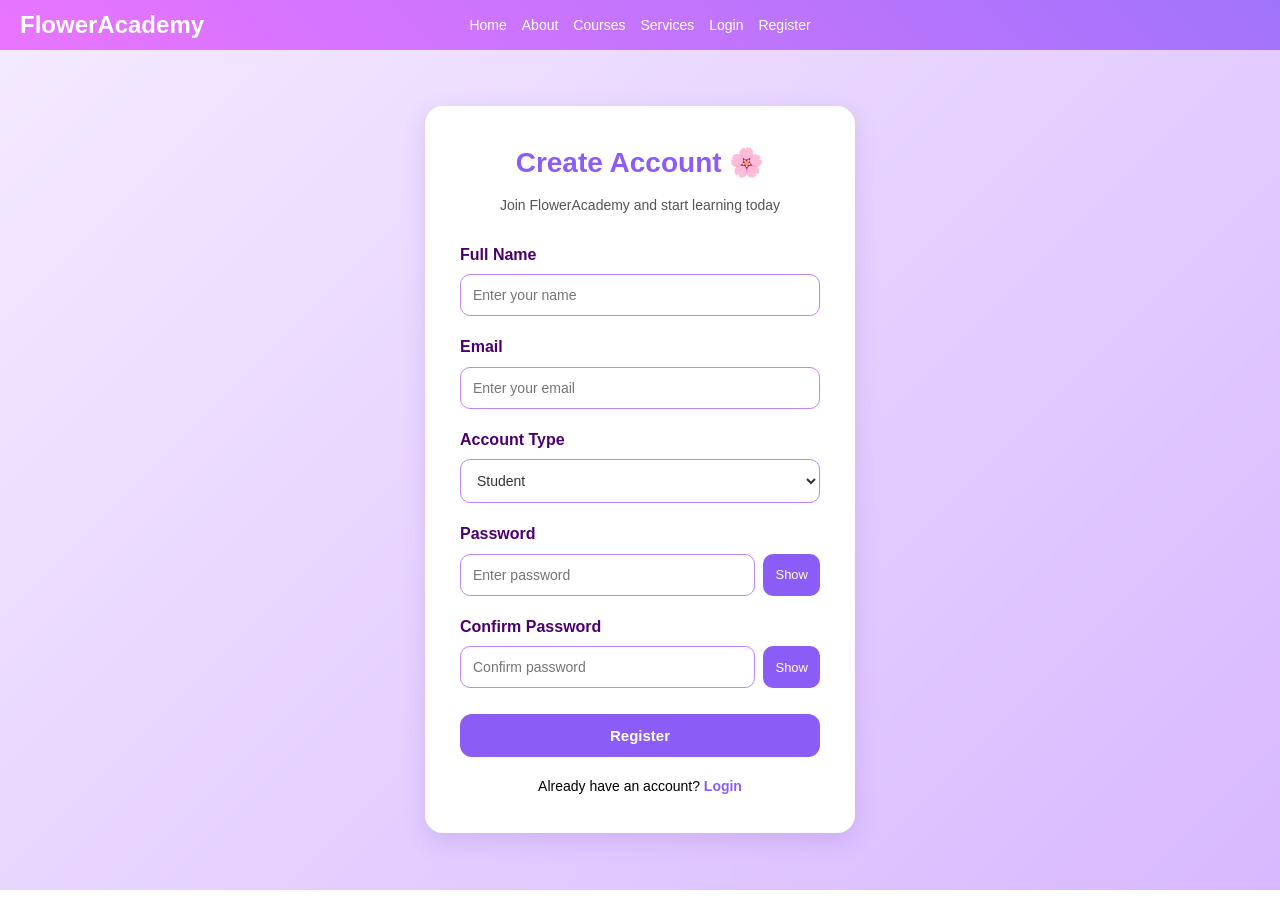
<file: register.html>
<!DOCTYPE html>
<html lang="en">

<head>
    <meta charset="UTF-8" />
    <meta name="viewport" content="width=device-width, initial-scale=1.0" />
    <title>Register - FlowerAcademy</title>

    <style>
        * {
            margin: 0;
            padding: 0;
            box-sizing: border-box;
            font-family: Arial;
        }

        body {
            line-height: 1.6;
        }

        .navbar {
            position: relative;
            display: flex;
            justify-content: center;
            align-items: center;
            background: linear-gradient(45deg, #ea74ff, #a074fa);
            padding: 12px 20px;
        }

        .logo {
            position: absolute;
            left: 20px;
            font-size: 24px;
            font-weight: bold;
            color: white;
        }

        .nav-links {
            display: flex;
            gap: 15px;
            list-style: none;
        }

        .nav-links a {
            color: white;
            text-decoration: none;
            font-size: 14px;
            position: relative;
        }

        .nav-links a::after {
            content: "";
            position: absolute;
            bottom: -3px;
            left: 0;
            height: 2px;
            width: 0;
            background: #fff;
            transition: 0.3s;
        }

        .nav-links a:hover::after {
            width: 100%;
        }

        /* Register */
        .auth-section {
            min-height: calc(100vh - 60px);
            background: linear-gradient(135deg, #f4eaff, #d8b8ff);
            display: flex;
            justify-content: center;
            align-items: center;
            padding: 40px 20px;
        }

        .auth-box {
            width: 100%;
            max-width: 430px;
            background: #ffffff;
            padding: 35px;
            border-radius: 18px;
            box-shadow: 0 8px 25px rgba(122, 72, 190, 0.18);
            text-align: center;
        }

        .auth-box h2 {
            color: #8b5cf6;
            font-size: 28px;
            margin-bottom: 8px;
        }

        .auth-subtitle {
            font-size: 14px;
            color: #555;
            margin-bottom: 25px;
        }

        .input-group {
            text-align: left;
            margin-bottom: 18px;
        }

        .input-group label {
            display: block;
            font-weight: bold;
            color: #4b006e;
            margin-bottom: 7px;
        }

        .input-group input {
            width: 100%;
            padding: 12px;
            border: 1.5px solid #c084fc;
            border-radius: 10px;
            outline: none;
            font-size: 14px;
        }

        .input-group input:focus {
            border-color: #8b5cf6;
            box-shadow: 0 0 6px rgba(139, 92, 246, 0.3);
        }

        .password-box {
            display: flex;
            gap: 8px;
        }

        .password-box input {
            flex: 1;
        }

        .toggle-password {
            border: none;
            background: #8b5cf6;
            color: white;
            padding: 0 12px;
            border-radius: 10px;
            cursor: pointer;
            font-size: 13px;
        }

        .toggle-password:hover {
            background: #6d28d9;
        }

        .auth-btn {
            width: 100%;
            padding: 13px;
            background: #8b5cf6;
            color: white;
            border: none;
            border-radius: 12px;
            font-weight: bold;
            cursor: pointer;
            font-size: 15px;
            margin-top: 8px;
        }

        .auth-btn:hover {
            background: #6d28d9;
        }

        .error {
            color: #e11d48;
            font-size: 12px;
            margin-top: 5px;
            display: block;
        }

        .success {
            color: #16a34a;
            font-size: 14px;
            margin-top: 15px;
            font-weight: bold;
        }

        .switch-auth {
            margin-top: 18px;
            font-size: 14px;
        }

        .switch-auth a {
            color: #8b5cf6;
            font-weight: bold;
            text-decoration: none;
        }

        .switch-auth a:hover {
            text-decoration: underline;
        }

        @media (max-width: 600px) {
            .auth-box {
                padding: 25px;
            }

            .password-box {
                flex-direction: column;
            }

            .toggle-password {
                padding: 10px;
            }

            .logo {
                position: static;
                margin-right: 15px;
            }

            .navbar {
                flex-direction: column;
                gap: 10px;
            }
        }

        .input-group select {
            width: 100%;
            padding: 12px;
            border: 1.5px solid #c084fc;
            border-radius: 10px;
            outline: none;
            font-size: 14px;
            background: white;
            color: #333;
        }

        .input-group select:focus {
            border-color: #8b5cf6;
            box-shadow: 0 0 6px rgba(139, 92, 246, 0.3);
        }
    </style>
</head>

<body>

    <nav class="navbar">
        <h2 class="logo">FlowerAcademy</h2>

        <ul class="nav-links">
            <li><a href="index.html">Home</a></li>
            <li><a href="about.html">About</a></li>
            <li><a href="courses.html">Courses</a></li>
            <li><a href="services.html">Services</a></li>
            <li><a href="login.html">Login</a></li>
            <li><a href="register.html">Register</a></li>
        </ul>
    </nav>

    <section class="auth-section">
        <div class="auth-box">
            <h2>Create Account 🌸</h2>
            <p class="auth-subtitle">Join FlowerAcademy and start learning today</p>

            <form id="registerForm">
                <div class="input-group">
                    <label>Full Name</label>
                    <input type="text" id="registerName" placeholder="Enter your name" />
                    <small class="error" id="nameError"></small>
                </div>

                <div class="input-group">
                    <label>Email</label>
                    <input type="email" id="registerEmail" placeholder="Enter your email" />
                    <small class="error" id="emailError"></small>
                </div>
                <div class="input-group">
                    <label>Account Type</label>
                    <select id="registerType">
                        <option value="student">Student</option>
                        <option value="instructor">Instructor</option>
                    </select>
                    <small class="error" id="typeError"></small>
                </div>
                <div class="input-group">
                    <label>Password</label>
                    <div class="password-box">
                        <input type="password" id="registerPassword" placeholder="Enter password" />
                        <button type="button" class="toggle-password"
                            onclick="togglePassword('registerPassword', this)">Show</button>
                    </div>
                    <small class="error" id="passwordError"></small>
                </div>

                <div class="input-group">
                    <label>Confirm Password</label>
                    <div class="password-box">
                        <input type="password" id="confirmPassword" placeholder="Confirm password" />
                        <button type="button" class="toggle-password"
                            onclick="togglePassword('confirmPassword', this)">Show</button>
                    </div>
                    <small class="error" id="confirmError"></small>
                </div>

                <button type="submit" class="auth-btn">Register</button>

                <p class="success" id="registerSuccess"></p>

                <p class="switch-auth">
                    Already have an account?
                    <a href="login.html">Login</a>
                </p>
            </form>
        </div>
    </section>

    <script src="auth.js"></script>
</body>

</html>
</file>
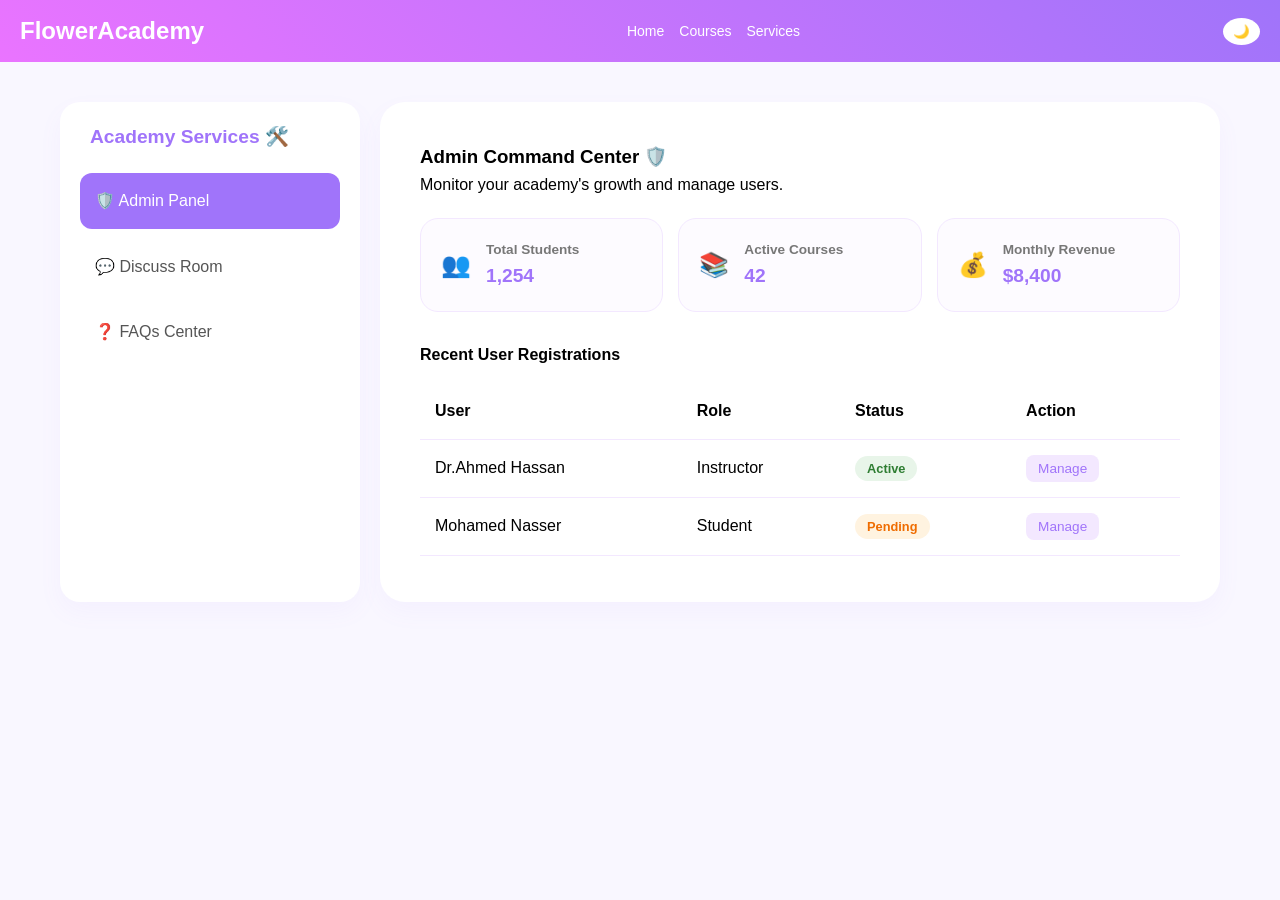
<file: services.html>
<!DOCTYPE html>
<html lang="en">
<head>
    <meta charset="UTF-8">
    <meta name="viewport" content="width=device-width, initial-scale=1.0">
    <title>Our Services - FlowerAcademy</title>
    <link rel="stylesheet" href="style.css">
    <style>
        body { background-color: #f9f7ff; transition: 0.3s; }
        body.dark { background-color: #0b0b0d !important; color: white; }

        .services-container {
            display: flex;
            max-width: 1200px;
            margin: 40px auto;
            gap: 20px;
            padding: 0 20px;
            min-height: 500px;
        }

        /* القائمة الجانبية */
        .services-sidebar {
            width: 300px;
            background: white;
            border-radius: 20px;
            padding: 20px;
            box-shadow: 0 10px 25px rgba(160, 116, 250, 0.05);
        }
        body.dark .services-sidebar { background: #242526 !important; }

        .services-sidebar h2 {
            color: #a074fa;
            font-size: 1.2rem;
            margin-bottom: 20px;
            padding-left: 10px;
        }

        .service-menu { list-style: none; }
        .service-menu li {
            padding: 15px;
            margin-bottom: 10px;
            border-radius: 12px;
            cursor: pointer;
            transition: 0.3s;
            color: #555;
            font-weight: 500;
            display: flex;
            align-items: center;
            gap: 10px;
        }
        body.dark .service-menu li { color: #b0b3b8; }

        .service-menu li:hover { background: #f3e8ff; color: #a074fa; }
        .service-menu li.active { background: #a074fa; color: white; }
        body.dark .service-menu li.active { background: #3d1a5a; color: #c364fa; }

        /* منطقة المحتوى */
        .services-content {
            flex: 1;
            background: white;
            border-radius: 25px;
            padding: 40px;
            box-shadow: 0 10px 25px rgba(160, 116, 250, 0.05);
        }
        body.dark .services-content { background: #242526 !important; }

        .tab-panel { display: none; animation: fadeIn 0.4s; }
        .tab-panel.active { display: block; }

        @keyframes fadeIn {
            from { opacity: 0; transform: translateY(10px); }
            to { opacity: 1; transform: translateY(0); }
        }

        /* ستايل بسيط للـ FAQ داخل الصفحة */
        .faq-item { margin-bottom: 15px; border-bottom: 1px solid #eee; padding-bottom: 10px; }
        body.dark .faq-item { border-bottom-color: #3a3b3c; }

        /* ستايل الـ Discuss Room */
        .chat-box { background: #f9f7ff; padding: 15px; border-radius: 12px; height: 200px; margin-bottom: 10px; }
        body.dark .chat-box { background: #1a1b1c; }
                /* تنسيق حاوية الشات */
        .chat-container {
            height: 350px;
            background: #fdfbff;
            border: 1px solid #f3e8ff;
            border-radius: 18px;
            padding: 20px;
            overflow-y: auto;
            margin-bottom: 20px;
            display: flex;
            flex-direction: column;
            gap: 12px;
        }

        body.dark .chat-container {
            background: #1a1b1c !important;
            border-color: #333;
        }

        /* ستايل الرسايل */
        .message {
            max-width: 80%;
            padding: 10px 15px;
            border-radius: 15px;
            font-size: 0.95rem;
            line-height: 1.4;
        }

        .message.sent {
            align-self: flex-end;
            background: #a074fa;
            color: white;
            border-bottom-right-radius: 2px;
        }

        .message.received {
            align-self: flex-start;
            background: #f3e8ff;
            color: #333;
            border-bottom-left-radius: 2px;
        }

        body.dark .message.received {
            background: #3a3b3c;
            color: white;
        }

        .message.system {
            align-self: center;
            background: none;
            color: #999;
            font-size: 0.8rem;
        }

        /* منطقة الإدخال */
        .chat-input-area {
            display: flex;
            gap: 10px;
        }

        .chat-input-area input {
            flex: 1;
            padding: 12px 18px;
            border-radius: 12px;
            border: 1px solid #ddd;
            outline: none;
            transition: 0.3s;
        }

        body.dark .chat-input-area input {
            background: #3a3b3c;
            border-color: #444;
            color: white;
        }

        .chat-input-area input:focus { border-color: #a074fa; }

        #sendBtn {
            background: #a074fa;
            color: white;
            border: none;
            padding: 0 25px;
            border-radius: 12px;
            cursor: pointer;
            font-weight: bold;
            transition: 0.3s;
        }

        #sendBtn:hover { background: #ea74ff; }

        /* تنسيق شبكة الإحصائيات */
        .admin-stats-grid {
            display: grid;
            grid-template-columns: repeat(auto-fit, minmax(200px, 1fr));
            gap: 15px;
            margin: 20px 0;
        }

        .stat-mini-card {
            background: #fdfbff;
            padding: 20px;
            border-radius: 18px; /* حواف دائرية ناعمة */
            display: flex;
            align-items: center;
            gap: 15px;
            border: 1px solid #f3e8ff;
            transition: 0.3s;
        }

        body.dark .stat-mini-card {
            background: #1a1b1c !important;
            border-color: #333;
        }

        .stat-icon { font-size: 24px; }
        .stat-mini-card h4 { font-size: 0.85rem; color: #777; }
        .stat-mini-card p { font-size: 1.2rem; font-weight: bold; color: #a074fa; }

        /* تنسيق الجدول */
        .admin-section-table {
            margin-top: 30px;
            text-align: left;
        }

        .admin-table {
            width: 100%;
            border-collapse: collapse;
            margin-top: 15px;
        }

        .admin-table th, .admin-table td {
            padding: 15px;
            border-bottom: 1px solid #f3e8ff;
        }

        body.dark .admin-table th, body.dark .admin-table td {
            border-bottom-color: #333;
        }

        .status-badge {
            padding: 5px 12px;
            border-radius: 20px;
            font-size: 0.8rem;
            font-weight: bold;
        }

        .status-badge.active { background: #e8f5e9; color: #2e7d32; }
        .status-badge.pending { background: #fff3e0; color: #ef6c00; }

        .edit-btn {
            background: #f3e8ff;
            color: #a074fa;
            border: none;
            padding: 6px 12px;
            border-radius: 8px;
            cursor: pointer;
            font-size: 0.85rem;
        }

        .edit-btn:hover { background: #a074fa; color: white; }

    </style>
</head>
<body>

    <nav class="navbar">
        <div class="logo">FlowerAcademy</div>
        <ul class="nav-links">
            <li><a href="index.html">Home</a></li>
            <li><a href="courses.html">Courses</a></li>
            <li><a href="services.html" class="active">Services</a></li>
        </ul>
        <div class="right-nav">
            <button class="icon-btn" id="themeBtn" onclick="toggleTheme()">🌙</button>
        </div>
    </nav>

    <div class="services-container">
        <aside class="services-sidebar">
            <h2>Academy Services 🛠️</h2>
            <ul class="service-menu">
                <li class="active" onclick="openService(event, 'admin')">🛡️ Admin Panel</li>
                <li onclick="openService(event, 'discuss')">💬 Discuss Room</li>
                <li onclick="openService(event, 'faqs')">❓ FAQs Center</li>
            </ul>
        </aside>

        <main class="services-content">
            <div id="admin" class="tab-panel active">
                <div class="admin-header">
                    <h3>Admin Command Center 🛡️</h3>
                    <p>Monitor your academy's growth and manage users.</p>
                </div>

                <div class="admin-stats-grid">
                    <div class="stat-mini-card">
                        <span class="stat-icon">👥</span>
                        <div>
                            <h4>Total Students</h4>
                            <p>1,254</p>
                        </div>
                    </div>
                    <div class="stat-mini-card">
                        <span class="stat-icon">📚</span>
                        <div>
                            <h4>Active Courses</h4>
                            <p>42</p>
                        </div>
                    </div>
                    <div class="stat-mini-card">
                        <span class="stat-icon">💰</span>
                        <div>
                            <h4>Monthly Revenue</h4>
                            <p>$8,400</p>
                        </div>
                    </div>
                </div>

                <div class="admin-section-table">
                    <h4>Recent User Registrations</h4>
                    <table class="admin-table">
                        <thead>
                            <tr>
                                <th>User</th>
                                <th>Role</th>
                                <th>Status</th>
                                <th>Action</th>
                            </tr>
                        </thead>
                        <tbody>
                            <tr>
                                <td>Dr.Ahmed Hassan</td>
                                <td>Instructor</td>
                                <td><span class="status-badge active">Active</span></td>
                                <td><button class="edit-btn">Manage</button></td>
                            </tr>
                            <tr>
                                <td>Mohamed Nasser</td>
                                <td>Student</td>
                                <td><span class="status-badge pending">Pending</span></td>
                                <td><button class="edit-btn">Manage</button></td>
                            </tr>
                        </tbody>
                    </table>
                </div>
            </div>

            <div id="discuss" class="tab-panel">
                <div class="discuss-header">
                    <h3>Community Discuss Room 💬</h3>
                    <p>Connect with students around the world</p>
                </div>

                <div class="chat-container" id="chatContainer">
                    <div class="message system">
                        <span>Welcome to FlowerAcademy public room! 🌸</span>
                    </div>
                    </div>

                <div class="chat-input-area">
                    <input type="text" id="chatInput" placeholder="Write your message here...">
                    <button id="sendBtn" onclick="sendMessage()">Send 🚀</button>
                </div>
            </div>

            <div id="faqs" class="tab-panel">
                <h3>Frequently Asked Questions</h3>
                <div class="faq-item">
                    <h4>How can I get my certificate?</h4>
                    <p>You can download it from your dashboard once you complete 100% of the course.</p>
                </div>
                <div class="faq-item">
                    <h4>Is there a refund policy?</h4>
                    <p>Yes, within 14 days of enrollment if you haven't started the lessons.</p>
                </div>
            </div>
        </main>
    </div>

    <script src="script.js"></script> <script src="services.js"></script>
</body>
</html>
</file>
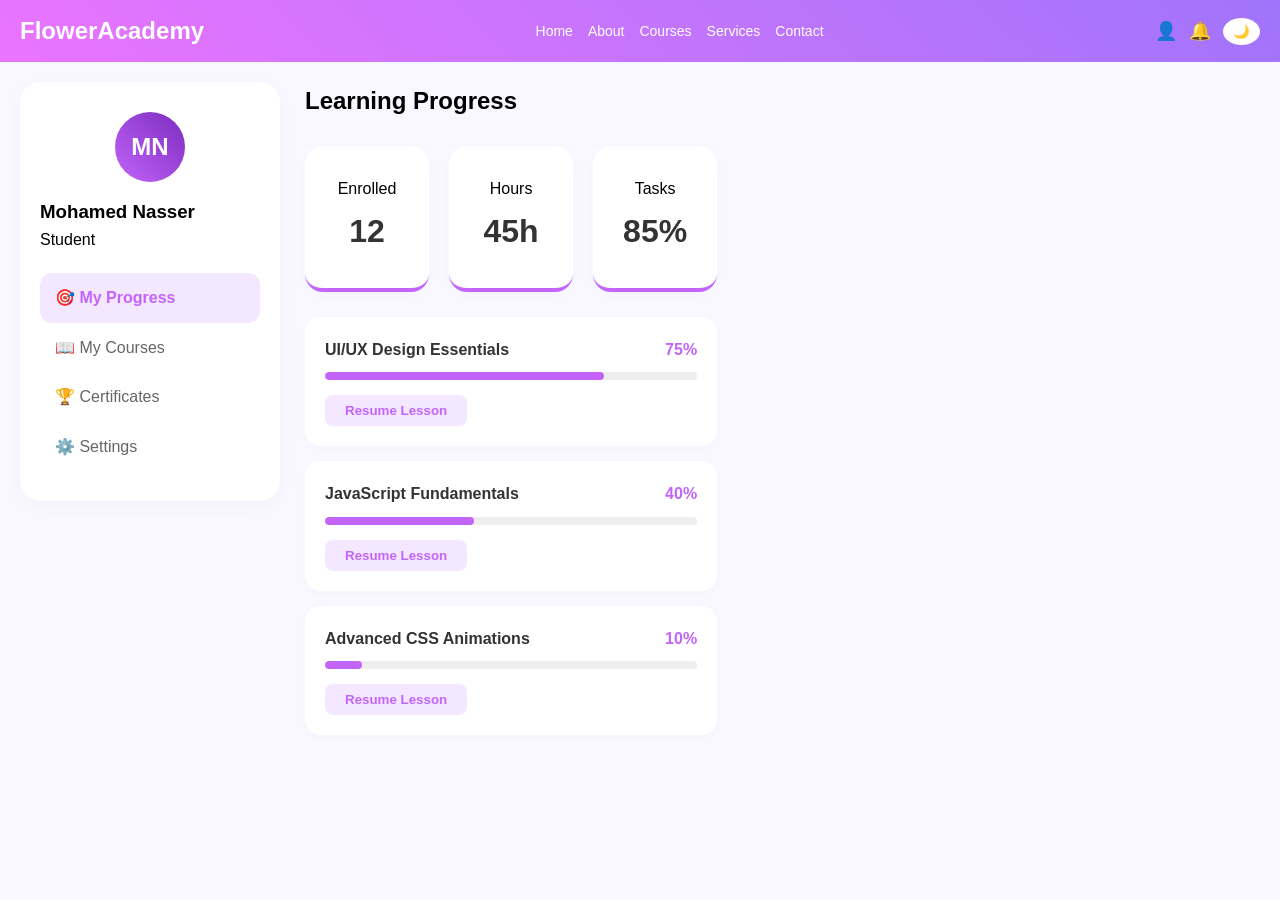
<file: stu-dashboard.html>
<!DOCTYPE html>
<html lang="en">
<head>
    <meta charset="UTF-8">
    <meta name="viewport" content="width=device-width, initial-scale=1.0">
    <title>Student Dashboard - FlowerAcademy</title>
    <link rel="stylesheet" href="style.css">
    <link rel="stylesheet" href="student-dashboard.css">
</head>
<body>

    <!-- الـ Navbar الموحدة (نفس كود المدرب تماماً لضمان الثبات) -->
    <nav class="navbar">
        <div class="logo">FlowerAcademy</div>
        <ul class="nav-links">
            <li><a href="index.html">Home</a></li>
            <li><a href="about.html">About</a></li>
            <li><a href="courses.html">Courses</a></li>
            <li><a href="services.html">Services</a></li>
            <li><a href="contact.html">Contact</a></li>
        </ul>
        <div class="right-nav">
            <div class="icon profile-icon" onclick="toggleMenu()">👤</div>
            <div class="icon" onclick="showNotif()">🔔</div>
            <button class="icon-btn" id="themeBtn" onclick="toggleTheme()">🌙</button>
        </div>
    </nav>
    <div class="dropdown" id="dropdownMenu">
        <a href="stu-dashboard.html">My Profile (STU)</a>
        <a href="ins-dashboard.html">My Profile (INS)</a>
        <a href="login.html">Log in</a>
        <a href="register.html">Sign in</a>
        <a href="#" onclick="logoutUser()" style="color: #ff4d4d; font-weight: bold;">Log out</a>
    </div>

    <div class="STD-dashboard-container">
        <!-- السايد بار الخاص بالطالب -->
        <aside class="STD-dashboard-sidebar">
            <div class="STD-dashboard-profile">
                <div class="STD-user-icon">MN</div>
                <h3>Mohamed Nasser</h3>
                <p>Student</p>
            </div>
            <ul class="STD-dashboard-menu">
                <li class="active"><a href="#">🎯 My Progress</a></li>
                <li><a href="#">📖 My Courses</a></li>
                <li><a href="#">🏆 Certificates</a></li>
                <li><a href="#">⚙️ Settings</a></li>
            </ul>
        </aside>

                <!-- المحتوى الرئيسي -->
                <!-- استبدل محتوى الـ <main> بهذا الكود -->
        <main class="STD-dashboard-content">
            
            <!-- قسم التقدم الدراسي (الأصلي) -->
            <div id="tab-progress" class="dashboard-tab">
                <h2>Learning Progress</h2>
                <div class="STD-stats-grid">
                    <div class="STD-stat-card"><span>Enrolled</span><span class="STD-stat-number">12</span></div>
                    <div class="STD-stat-card"><span>Hours</span><span class="STD-stat-number">45h</span></div>
                    <div class="STD-stat-card"><span>Tasks</span><span class="STD-stat-number">85%</span></div>
                </div>
                <div id="std-courses-container"></div>
            </div>

            <!-- قسم الكورسات المشترك بها -->
            <div id="tab-enrolled" class="dashboard-tab" style="display:none;">
                <h2>My Enrolled Courses</h2>
                <div class="enrolled-list" id="enrolled-list-content">
                    <!-- سيتم ملئه بالجافا سكريبت -->
                </div>
            </div>

            <!-- قسم الشهادات -->
            <div id="tab-certificates" class="dashboard-tab" style="display:none;">
                <h2>My Certificates</h2>
                <div class="certificates-grid">
                    <div class="cert-card">
                        <div class="cert-icon">🎓</div>
                        <h4>Frontend Specialist</h4>
                        <p>Issued: May 2026</p>
                        <button class="btn-download">Download PDF</button>
                    </div>
                </div>
            </div>

            <!-- قسم الإعدادات -->
            <div id="tab-settings" class="dashboard-tab" style="display:none;">
                <h2>Account Settings</h2>
                <form class="settings-form">
                    <label>Full Name</label>
                    <input type="text" value="Mohamed Nasser">
                    <label>Email</label>
                    <input type="email" value="mohamed.nasser@example.com">
                    <button type="button" class="btn-save">Save Changes</button>
                </form>
            </div>

        </main>
    </div>

    <script src="script.js"></script>
    <script src="student-dashboard.js"></script>
</body>
</html>
</file>
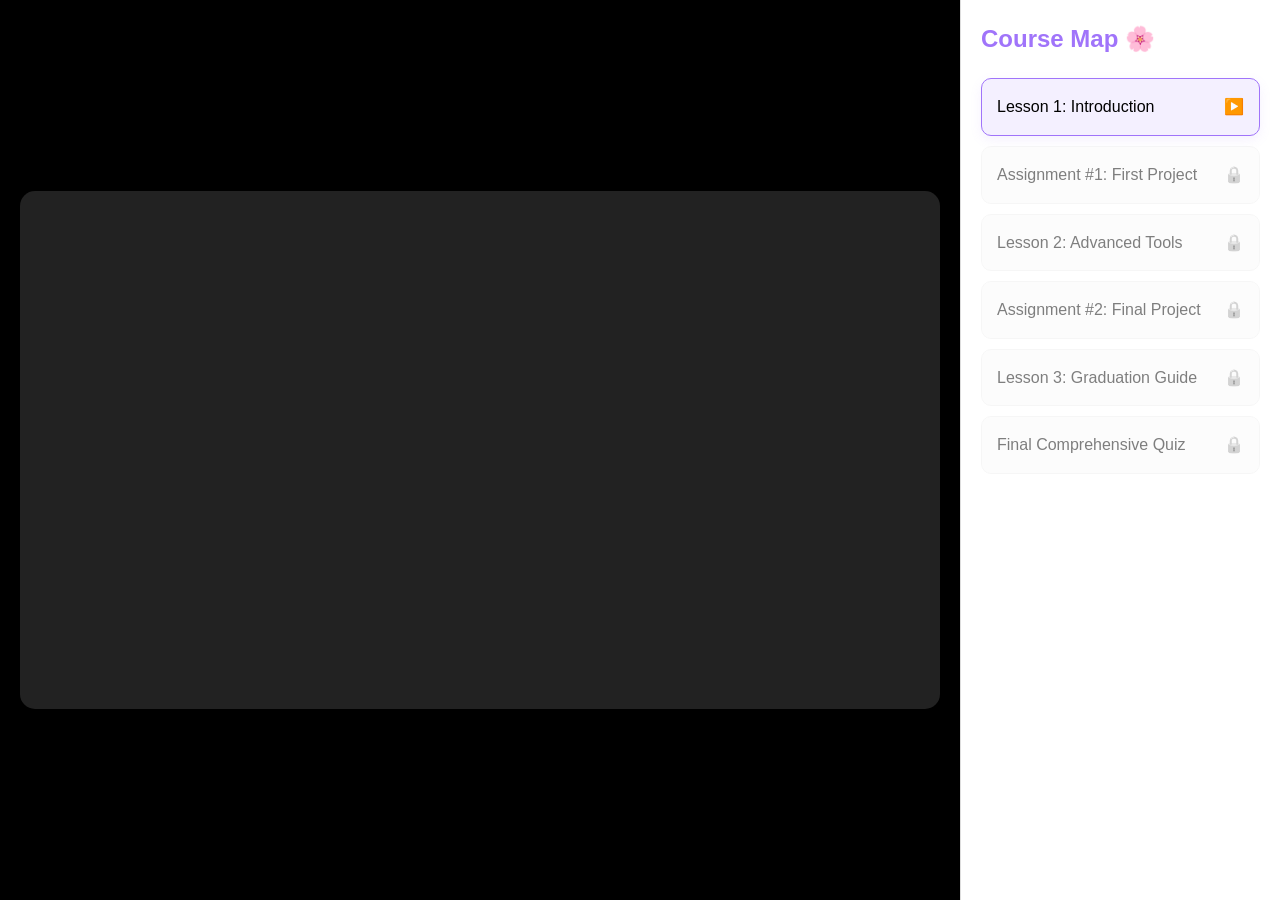
<file: view-course.html>
<!DOCTYPE html>
<html lang="en">
<head>
    <meta charset="UTF-8">
    <meta name="viewport" content="width=device-width, initial-scale=1.0">
    <title>Learning Room | FlowerAcademy</title>
    <link rel="stylesheet" href="style.css">
    <style>
        .learning-container { display: grid; grid-template-columns: 3fr 1fr; height: 100vh; background: #f8f9fa; }
        
        /* منطقة الفيديو */
        .video-section { padding: 20px; background: #000; display: flex; flex-direction: column; justify-content: center; }
        .video-wrapper { width: 100%; aspect-ratio: 16/9; background: #222; border-radius: 15px; overflow: hidden; }
        .video-wrapper iframe { width: 100%; height: 100%; border: none; }

        /* القائمة الجانبية للدروس */
        .curriculum-sidebar { background: white; border-left: 1px solid #ddd; overflow-y: auto; padding: 20px; }
        .step-item { 
            padding: 15px; border-radius: 10px; margin-bottom: 10px; 
            background: #fdfaff; border: 1px solid #eee; cursor: pointer;
            display: flex; justify-content: space-between; align-items: center;
            transition: 0.3s;
        }
        .step-item.locked { opacity: 0.5; cursor: not-allowed; filter: grayscale(1); }
        .step-item.active { border-color: #a074fa; background: #f4f0ff; box-shadow: 0 4px 12px rgba(160,116,250,0.1); }
        .step-item.completed { border-left: 5px solid #2ecc71; }

        /* منطقة الأسايمنت */
        .assignment-box { 
            margin-top: 20px; padding: 20px; background: #fff3ff; 
            border-radius: 12px; border: 1px dashed #ea74ff; display: none; 
        }
        .upload-btn { background: #ea74ff; color: white; border: none; padding: 10px 20px; border-radius: 8px; cursor: pointer; }

        @media (max-width: 992px) { .learning-container { grid-template-columns: 1fr; } }
    </style>
</head>
<body>

<div class="learning-container">
    <!-- اليمين: مشغل الفيديو والوصف -->
    <section class="video-section">
        <div class="video-wrapper">
            <iframe id="mainPlayer" src="" allowfullscreen></iframe>
        </div>
        <div id="assignmentArea" class="assignment-box">
            <h3>📝 Upload Assignment</h3>
            <p>Please upload your project file (PDF or ZIP) to unlock the next lesson.</p>
            <input type="file" id="fileInput">
            <button class="upload-btn" onclick="submitAssignment()">Submit Project</button>
        </div>
    </section>

    <!-- الشمال: قائمة الدروس والتطور -->
    <aside class="curriculum-sidebar">
        <h2 style="color: #a074fa; margin-bottom: 20px;">Course Map 🌸</h2>
        
        <div id="stepsList">
            <!-- الخطوات هيتم إنتاجها بالجافا سكريبت -->
        </div>
    </aside>
</div>

<script src="courses.js"></script>
<script src="learning.js"></script>
</body>
</html>
</file>
<file: style.css>
* {
  margin: 0;
  padding: 0;
  box-sizing: border-box;
  font-family: Arial;
}

/* ===== GENERAL ===== */
body {
  line-height: 1.6;
}

/* ===== NAVBAR ===== */
.navbar {
  display: flex;
  justify-content: space-between;
  align-items: center;
  background: linear-gradient(45deg, #ea74ff, #a074fa);
  padding: 12px 20px;
}
body.dark .navbar {
  background: #2a2a40;
}

body.dark .hero {
  background: #2a2a40;
  color: white;
}
.dropdown a {
  display: block;
  padding: 10px;
  text-decoration: none;
  color: #333;
}

.dropdown a:hover {
  background: #f3e8ff;
}
.bloom {
  display: inline-block;
  color: #a074fa;
  font-weight: bold;
  animation: pop 1.5s infinite;
}

/* حركة "فرقعة" */
@keyframes pop {
  0% {
    transform: scale(1);
  }

  50% {
    transform: scale(1.3);
    text-shadow: 0 0 10px #c084fc;
  }

  100% {
    transform: scale(1);
  }
}
/* LOGO */
.logo {
 font-size: 24px;
 font-weight: bold;
 color: white;
}
/* LINKS */
.nav-links {
display: flex;
gap: 15px;
list-style: none;
}

.nav-links a {
color: white;
text-decoration: none;
font-size: 14px;
 position: relative;
}

/* hover underline */
.nav-links a::after {
content: "";
 position: absolute;
 bottom: -3px;
 left: 0;
height: 2px;
width: 0;
 background: #fff;
transition: 0.3s;
}

.nav-links a:hover::after {
 width: 100%;
}

/* RIGHT SIDE */
.right-nav {
 display: flex;
  align-items: center;
 gap: 12px;
}

/* JOIN BUTTON */
.join-btn {
 background: white;
 color: #a074fa;
 padding: 6px 12px;
 border-radius: 20px;
 text-decoration: none;
 font-size: 13px;
 transition: 0.3s;
}

.join-btn:hover {
 background: #c084fc;
 color: white;
  box-shadow: 0 0 10px #c084fc;
}

/* ICONS */
.icon {
 cursor: pointer;
 font-size: 18px;
 color: white;
}

.icon-btn {
 background: white;
 border: none;
 padding: 6px 10px;
 border-radius: 50%;
 cursor: pointer;
}

/* ===== SEARCH ===== */
.search-section {
 display: flex;
 justify-content: center;
 align-items: center;
 gap: 10px;
 padding: 30px 20px;
 background: #f8f5ff;
}

.search-input {
 width: 50%;
 padding: 10px;
 border: 2px solid #c084fc;
 border-radius: 10px;
 outline: none;
}

.search-btn {
 padding: 10px 15px;
 background: #a074fa;
 color: white;
 border: none;
 border-radius: 10px;
 cursor: pointer;
}

/* ===== HERO ===== */
.hero {
 text-align: center;
 padding: 100px 20px;
 background: linear-gradient(135deg, #f3e8ff, #d8b4fe);
}

.hero h1 {
 font-size: 38px;
 margin-bottom: 10px;
}

/* ===== COURSES ===== */
.course-card {
  width: 450px;
  background: #f8f5ff;
  border-radius: 20px;
  overflow: hidden;
  box-shadow: 0 4px 10px rgba(0,0,0,0.1);
  transition: 0.4s;
  text-align: center;
  position: relative;
}

.course-card img {
  width: 100%;
  height: 290px;
  object-fit: cover;
}

.course-card h3 {
  margin: 10px 0;
  color: #6c1065;
}

.desc {
  padding: 0 15px;
  font-size: 14px;
  color: #555;
}

.stars {
  margin: 10px 0;
  font-size: 18px;
  color: gold;
  font-weight: bold;
}

.stars span {
  color: #a074fa;
  font-size: 14px;
}

.course-card:hover {
  transform: scale(1.05);
  box-shadow: 0 10px 25px rgba(160, 116, 250, 0.4);
}
.course-container {
  display: flex;
  justify-content: center;
  gap: 50px;
  flex-wrap: wrap;
}
.courses h2 {
  text-align: center;
  margin-bottom: 20px;
}
/* BUTTON */
.btn {
display: inline-block;
padding: 10px 18px;
 background: #a074fa;
 color: white;
 border-radius: 10px;
border: none;
 cursor: pointer;
 text-decoration: none;
 transition: 0.3s;
}

.btn:hover {
 background: #c084fc;
box-shadow: 0 0 12px #c084fc;
}
/* ===== FAQ CONTAINER ===== */
.faq {
  text-align: center;
  margin: 50px 20px;
}

/* ===== السؤال ===== */
.faq-question {
  font-size: 22px;
  font-weight: bold;
  background: #a074fa;
  color: white;
  padding: 12px 20px;
  border: none;
  border-radius: 12px;
  cursor: pointer;
  transition: 0.3s;
}

.faq-question:hover {
  background: #c084fc;
  transform: scale(1.05);
}

/* ===== الإجابة ===== */
.faq-answer {
  display: none;
  margin-top: 20px;
  font-size: 18px;
  color: #444;
  line-height: 1.7;
}
/* ===== الجملة الحماسية ===== */
.motiv {
  display: none;
  margin-top: 15px;
  font-size: 20px;
  font-weight: bold;
  color: #a074fa;
  text-align: center;
  animation: blinkGlow 1s infinite;
}

/* ===== وميض + glow ===== */
@keyframes blinkGlow {
  0% {
    opacity: 1;
    text-shadow: 0 0 8px #a074fa;
  }
  50% {
    opacity: 0.5;
    text-shadow: 0 0 20px #c084fc;
  }
  100% {
    opacity: 1;
    text-shadow: 0 0 8px #a074fa;
  }
}
/* FOOTER */
.footer {
 text-align: center;
 padding: 20px;
background: #a074fa;
color: white;
}

/* ===== DARK MODE ===== */
body.dark {
 background: #1e1e2f;
color: white;
}

body.dark .courses {
  background: #2a2a40;
}

body.dark .course-card {
background: #3a3a55;
}
.dropdown {
  display: none;
  position: absolute;
  top: 60px;
  right: 20px;
  background: white;
  min-width: 160px;
  border-radius: 10px;
  box-shadow: 0 4px 10px rgba(0,0,0,0.2);
  z-index: 9999;
}
/* LOADING */
#loader {
  position: fixed;
  width: 100%;
  height: 100%;
  background: #a074fa;
  color: white;
  display: flex;
  justify-content: center;
  align-items: center;
  font-size: 25px;
  z-index: 9999;
}

/* SCROLL BUTTON */
.top-btn {
  position: fixed;
  bottom: 20px;
  right: 20px;
  background: #eff5f7;
  color: white;
  border: none;
  padding: 12px;
  border-radius: 50%;
  cursor: pointer;
  font-size: 18px;
}

/* ============================= */
/* MY TASK 3: COURSE CATALOG PAGE */
/* ============================= */

.catalog-hero {
  width: 85%;
  margin: 30px auto;
  padding: 55px 25px;
  text-align: center;
  background: linear-gradient(135deg, #fff7ff, #efe0ff);
  border-radius: 25px;
}

.hero-badge {
  display: inline-block;
  background: white;
  color: #7e22ce;
  padding: 8px 14px;
  border-radius: 20px;
  font-weight: bold;
  margin-bottom: 15px;
}

.catalog-hero h1 {
  color: #1f1b2e;
  font-size: 42px;
  max-width: 750px;
  margin: 0 auto 15px;
}

.catalog-hero p {
  color: #555;
  margin-bottom: 18px;
}

.motivation-card {
  width: 85%;
  max-width: 1000px;
  margin: 20px auto;
  padding: 18px;
  text-align: center;
  background: #1f1b2e;
  color: white;
  border-radius: 18px;
  font-weight: bold;
}


.catalog-controls {
  display: flex;
  justify-content: center;
  gap: 12px;
  flex-wrap: wrap;
  padding: 25px;
  background: #f8f5ff;
}

.catalog-controls input,
.catalog-controls select,
.catalog-controls button {
  padding: 11px;
  border: 1px solid #c084fc;
  border-radius: 10px;
  outline: none;
}

.catalog-controls button {
  background: #a074fa;
  color: white;
  cursor: pointer;
}

.result-count {
  text-align: center;
  color: #7e22ce;
  font-weight: bold;
  margin: 20px 0;
}

.courses-grid {
  display: grid;
  grid-template-columns: repeat(auto-fit, minmax(240px, 1fr));
  gap: 22px;
  padding: 25px 45px;
}

.courses-list {
  display: flex;
  flex-direction: column;
  gap: 20px;
  padding: 25px 60px;
}

.catalog-card {
  background: white;
  border-radius: 18px;
  overflow: hidden;
  box-shadow: 0 5px 15px rgba(126, 34, 206, 0.12);
  transition: 0.3s;
}

.catalog-card:hover {
  transform: translateY(-5px);
}

.catalog-card img {
  width: 100%;
  height: 180px;
  object-fit: cover;
  display: block;
}

.courses-list .catalog-card {
  display: flex;
}

.courses-list .catalog-card img {
  width: 260px;
  height: 190px;
  flex-shrink: 0;
}

.catalog-info {
  padding: 18px;
}

.catalog-info h3 {
  color: #7e22ce;
  margin-bottom: 8px;
}

.catalog-info p {
  color: #555;
  margin-bottom: 6px;
}

.catalog-actions {
  display: flex;
  gap: 10px;
  flex-wrap: wrap;
  margin-top: 15px;
}

.wishlist-btn {
  padding: 10px 15px;
  border: none;
  border-radius: 10px;
  background: #f3e8ff;
  color: #7e22ce;
  cursor: pointer;
}

.empty-message {
  text-align: center;
  color: #777;
  font-size: 18px;
}

.pagination {
  display: flex;
  justify-content: center;
  align-items: center;
  gap: 14px;
  margin: 30px 0;
}

.pagination button {
  padding: 10px 18px;
  border: none;
  border-radius: 10px;
  background: #a074fa;
  color: white;
  cursor: pointer;
}
.pagination button:disabled {
  background: #ccc;
  cursor: not-allowed;
}

/* Dark mode for my courses page */
body.dark .catalog-hero,
body.dark .catalog-controls {
  background: #25253a;
}

body.dark .catalog-card {
  background: #363653;
  color: white;
}

body.dark .catalog-info p {
  color: #ddd;
}

body.dark .catalog-info h3,
body.dark .catalog-hero h1,
body.dark .result-count {
  color: #d8b4fe;
}

/* تنسيق خاص لزر الخروج داخل المنيو */
.dropdown a[onclick="logoutUser()"]:hover {
    background-color: rgba(255, 77, 77, 0.1) !important;
    color: #ff4d4d !important;
}

body.dark .dropdown a[onclick="logoutUser()"] {
    color: #ff6b6b;
}
</file>
<file: student-dashboard.css>
/* تصفير الهوامش لضمان عدم وجود Gap علوي */
* {
    margin: 0;
    padding: 0;
    box-sizing: border-box;
}

body {
    background-color: #f9f7ff; /* خلفية هادية مائلة للموف */
    font-family: 'Segoe UI', sans-serif;
    padding-top: 0; /* نفس ارتفاع الناف بار */
}

.STD-dashboard-container {
    display: flex;
    max-width: 1300px;
    margin: 0 auto;
    padding: 20px;
    gap: 25px;
}

.STD-dashboard-sidebar {
    width: 260px;
    background: white;
    padding: 30px 20px;
    border-radius: 20px;
    box-shadow: 0 5px 20px rgba(0,0,0,0.03);
    height: fit-content;
}

.STD-user-icon {
    width: 70px;
    height: 70px;
    background: linear-gradient(45deg, #c364fa, #7b2cbf);
    color: white;
    border-radius: 50%;
    display: flex;
    align-items: center;
    justify-content: center;
    font-size: 24px;
    font-weight: bold;
    margin: 0 auto 15px;
}

.STD-dashboard-menu {
    list-style: none;
    margin-top: 20px;
}

.STD-dashboard-menu li a {
    text-decoration: none;
    color: #666;
    padding: 12px 15px;
    display: block;
    border-radius: 12px;
    transition: 0.3s;
}

.STD-dashboard-menu li.active a, .STD-dashboard-menu a:hover {
    background: #f3e8ff;
    color: #c364fa;
    font-weight: bold;
}

/* كروت الإحصائيات الموسطة */
.STD-stats-grid {
    display: grid;
    grid-template-columns: repeat(3, 1fr);
    gap: 20px;
    margin: 25px 0;
}

.STD-stat-card {
    background: white;
    padding: 30px;
    border-radius: 18px;
    text-align: center;
    box-shadow: 0 4px 15px rgba(0,0,0,0.02);
    border-bottom: 4px solid #c364fa;
}

.STD-stat-number {
    display: block;
    font-size: 2rem;
    font-weight: 800;
    color: #333;
    margin-top: 5px;
}

.btn-browse-courses {
    background: #c364fa;
    color: white;
    border: none;
    padding: 10px 20px;
    border-radius: 10px;
    cursor: pointer;
    font-weight: bold;
}

/* تنسيق الشهادات */
.certificates-grid {
    display: grid;
    grid-template-columns: repeat(auto-fill, minmax(200px, 1fr));
    gap: 20px;
    margin-top: 20px;
}

.cert-card {
    background: white;
    padding: 20px;
    border-radius: 15px;
    text-align: center;
    border: 1px dashed #c364fa;
}

.cert-icon { font-size: 40px; margin-bottom: 10px; }

.btn-download {
    background: #c364fa;
    color: white;
    border: none;
    padding: 8px 15px;
    border-radius: 5px;
    margin-top: 10px;
    cursor: pointer;
}

/* تنسيق الإعدادات */
.settings-form {
    background: white;
    padding: 25px;
    border-radius: 15px;
    display: flex;
    flex-direction: column;
    gap: 10px;
    max-width: 500px;
}

.settings-form input {
    padding: 10px;
    border: 1px solid #ddd;
    border-radius: 8px;
}

.btn-save {
    background: #c364fa;
    color: white;
    border: none;
    padding: 12px;
    border-radius: 8px;
    font-weight: bold;
    cursor: pointer;
    margin-top: 10px;
}

/* Dark Mode */

body.dark {
    background-color: #0f0f23;
    color: #e0e0e0;
}
body.dark .STD-dashboard-sidebar {
    background: #1e1e2f;
    box-shadow: 0 5px 20px rgba(0,0,0,0.3);
}
body.dark .STD-dashboard-menu li a {
    color: #b0b0b0;
}
body.dark .STD-dashboard-menu li.active a, body.dark .STD-dashboard-menu a:hover {
    background: #3a2a5a;
    color: #c364fa;
}
body.dark .STD-stat-card {
    background: #2a2a3e;
    box-shadow: 0 4px 15px rgba(0,0,0,0.2);
    border-bottom: 4px solid #c364fa;
}
body.dark .cert-card {
    background: #2a2a3e;
    border: 1px dashed #c364fa;
}
body.dark .settings-form {
    background: #2a2a3e;
}
body.dark .btn-browse-courses, body.dark .btn-download, body.dark .btn-save {
    background: #c364fa;
    color: white;
}
body.dark .STD-user-icon {
    background: linear-gradient(45deg, #c364fa, #7b2cbf);
    color: white;
}
body.dark .STD-stat-number {
    color: #e0e0e0;
}
</file>
